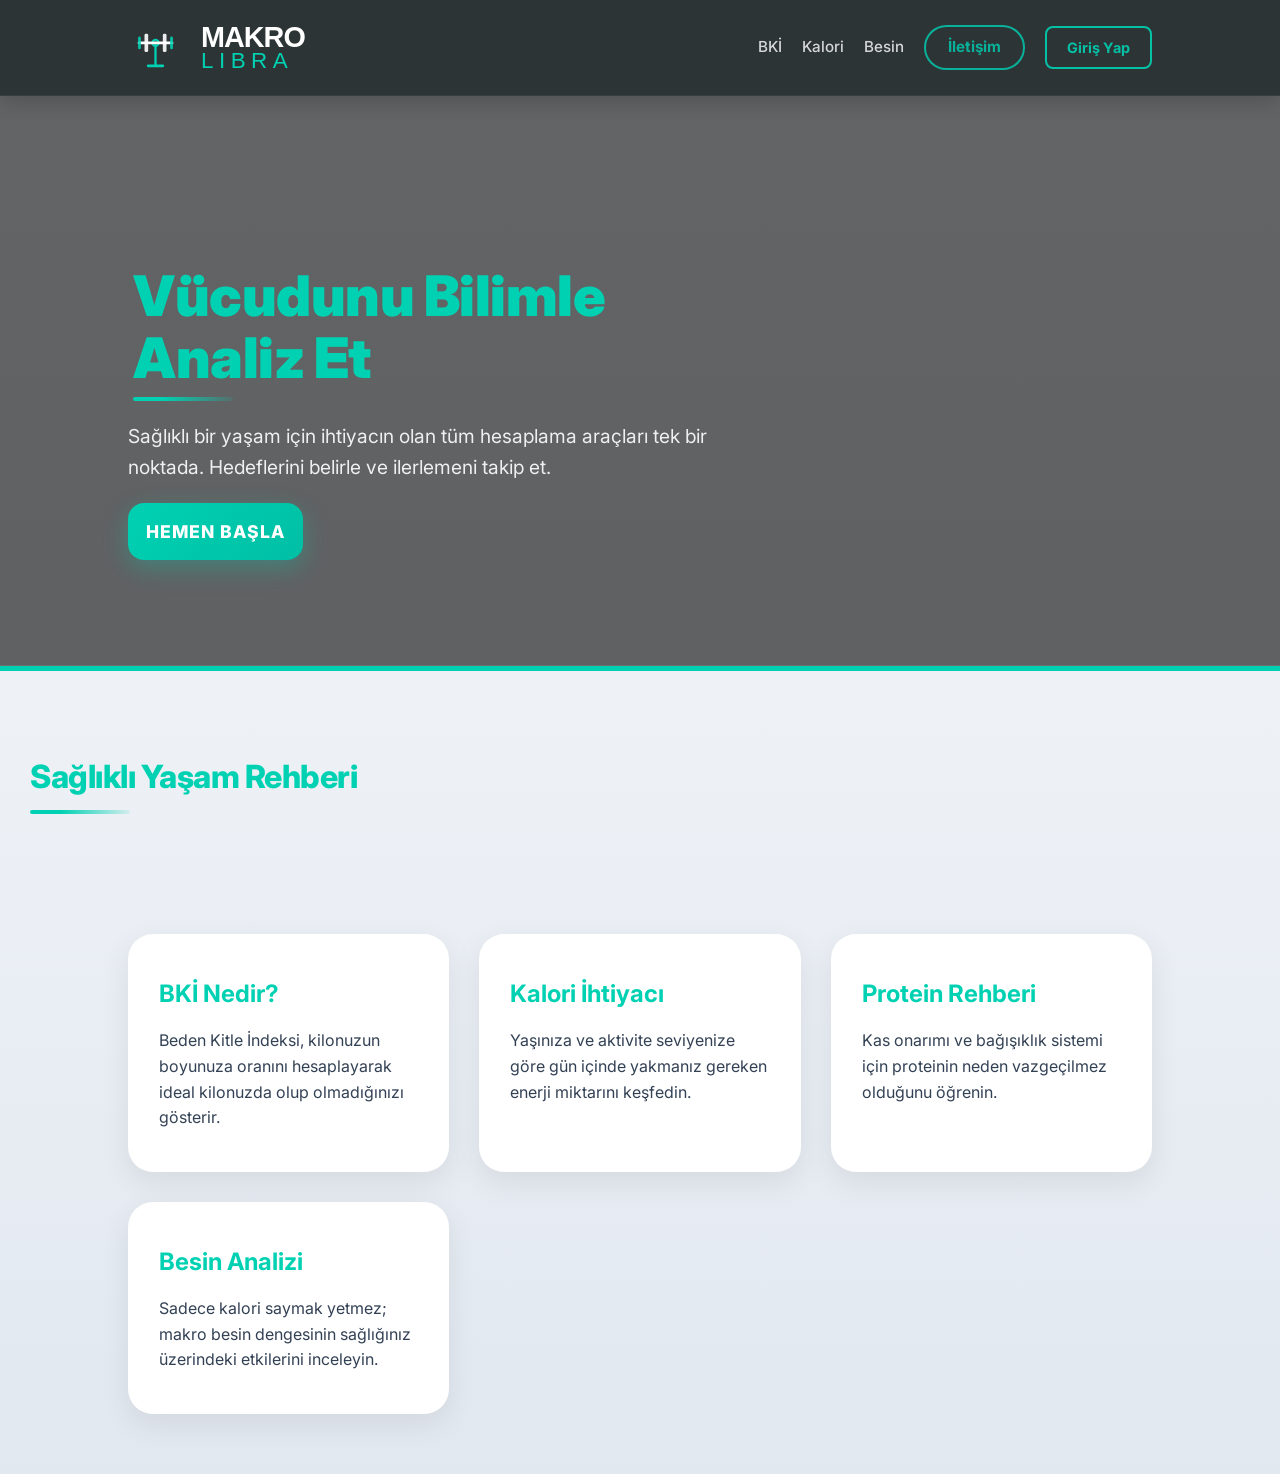
<file: index.html>
<!DOCTYPE html>
<html lang="tr">


<head>
  <meta charset="UTF-8">
  <meta name="viewport" content="width=device-width, initial-scale=1.0">
  
  <title>Makro Libra | Profesyonel Besin Analizi ve Kalori Takip Sistemi</title>
  <meta name="description" content="Makro Libra ile günlük kalori ihtiyacınızı hesaplayın, besinlerin makro değerlerini analiz edin ve sağlıklı yaşam yolculuğunuzu bilimsel verilerle takip edin.">
  <meta name="keywords" content="besin analizi, kalori hesaplama, bki hesapla, makro besin takibi, sağlıklı beslenme rehberi, günlük kalori ihtiyacı">
  <meta name="author" content="Makro Libra Team">
  <meta name="robots" content="index, follow">

  <meta property="og:title" content="Makro Libra: Vücudunu Bilimle Analiz Et">
  <meta property="og:description" content="Besinlerin protein, karbonhidrat ve yağ dengesini keşfedin. Kişiselleştirilmiş sağlık asistanınız.">
  <meta property="og:type" content="website">
  <meta property="og:url" content="https://www.makrolibra.com"> <meta property="og:image" content="https://www.makrolibra.com/images/og-card.jpg">

  <link rel="stylesheet" href="style.css">
</head>



<body>


<header class="top-nav" style="background: var(--dark-panel); padding: 20px 10%; display: flex; justify-content: space-between; align-items: center; border-bottom: 1px solid rgba(255,255,255,0.05);">
  <a href="index.html" class="logo" style="display: flex; align-items: center; text-decoration: none; gap: 18px;">
    <svg width="55" height="55" viewBox="0 0 60 60" fill="none" xmlns="http://www.w3.org/2000/svg">
      <path d="M30 25V50" stroke="var(--primary-teal)" stroke-width="2.5" stroke-linecap="round"/>
      <circle cx="30" cy="25" r="3.5" stroke="var(--primary-teal)" stroke-width="2"/>
      <path d="M12 25H48" stroke="white" stroke-width="3" stroke-linecap="round"/>
      <path d="M22 50H38" stroke="var(--primary-teal)" stroke-width="3" stroke-linecap="round"/>
      <g opacity="0.9">
        <rect x="18" y="15" width="4" height="20" rx="1.5" fill="white"/>
        <rect x="11" y="18" width="3" height="14" rx="1.5" fill="var(--primary-teal)"/>
      </g>
      <g opacity="0.9">
        <rect x="38" y="15" width="4" height="20" rx="1.5" fill="white"/>
        <rect x="46" y="18" width="3" height="14" rx="1.5" fill="var(--primary-teal)"/>
      </g>
    </svg>

    <div style="display: flex; flex-direction: column; line-height: 0.85;">
      <span style="color: white; font-weight: 900; font-size: 1.8rem; letter-spacing: -1px; font-family: sans-serif;">MAKRO</span>
      <span style="color: var(--primary-teal); font-weight: 300; font-size: 1.4rem; letter-spacing: 5.5px; margin-top: 2px; font-family: sans-serif;">LIBRA</span>
    </div>
  </a>

  <nav class="nav-links" style="display: flex; align-items: center; gap: 20px;">
    <a href="bki.html" style="color: white; text-decoration: none; font-size: 0.95rem; opacity: 0.8;">BKİ</a>
    <a href="kalori.html" style="color: white; text-decoration: none; font-size: 0.95rem; opacity: 0.8;">Kalori</a>
    <a href="besin.html" style="color: white; text-decoration: none; font-size: 0.95rem; opacity: 0.8;">Besin</a>
    <a href="iletisim.html" style="color: white; text-decoration: none; font-size: 0.95rem; opacity: 0.8;">İletişim</a>
    <a href="giris.html" style="color: var(--primary-teal); text-decoration: none; font-weight: bold; border: 2px solid var(--primary-teal); padding: 8px 20px; border-radius: 8px; font-size: 0.9rem; transition: 0.3s;" onmouseover="this.style.background='var(--primary-teal)'; this.style.color='white';" onmouseout="this.style.background='transparent'; this.style.color='var(--primary-teal)';">Giriş Yap</a>
  </nav>
</header>

<section class="hero">
  <h2>Vücudunu Bilimle<br>Analiz Et</h2>
  <p>Sağlıklı bir yaşam için ihtiyacın olan tüm hesaplama araçları tek bir noktada. Hedeflerini belirle ve ilerlemeni takip et.</p>
  <a href="kalori.html" class="btn-main">Hemen Başla</a>
</section>

<section class="info-section">
  <h2 style="padding: 30px;">Sağlıklı Yaşam Rehberi</h2>
  <div class="info-grid">
    <a href="bki-nedir.html" class="info-card">
      <h3>BKİ Nedir?</h3>
      <p>Beden Kitle İndeksi, kilonuzun boyunuza oranını hesaplayarak ideal kilonuzda olup olmadığınızı gösterir.</p>
    </a>
    <a href="gunluk-kalori-ihtiyaci.html" class="info-card">
      <h3>Kalori İhtiyacı</h3>
      <p>Yaşınıza ve aktivite seviyenize göre gün içinde yakmanız gereken enerji miktarını keşfedin.</p>
    </a>
    <a href="protein-neden-onemlidir.html" class="info-card">
      <h3>Protein Rehberi</h3>
      <p>Kas onarımı ve bağışıklık sistemi için proteinin neden vazgeçilmez olduğunu öğrenin.</p>
    </a>
    <a href="besin-analizi-neden-gerekli.html" class="info-card">
      <h3>Besin Analizi</h3>
      <p>Sadece kalori saymak yetmez; makro besin dengesinin sağlığınız üzerindeki etkilerini inceleyin.</p>
    </a>
  </div>
</section>

</body>
</html>
</file>
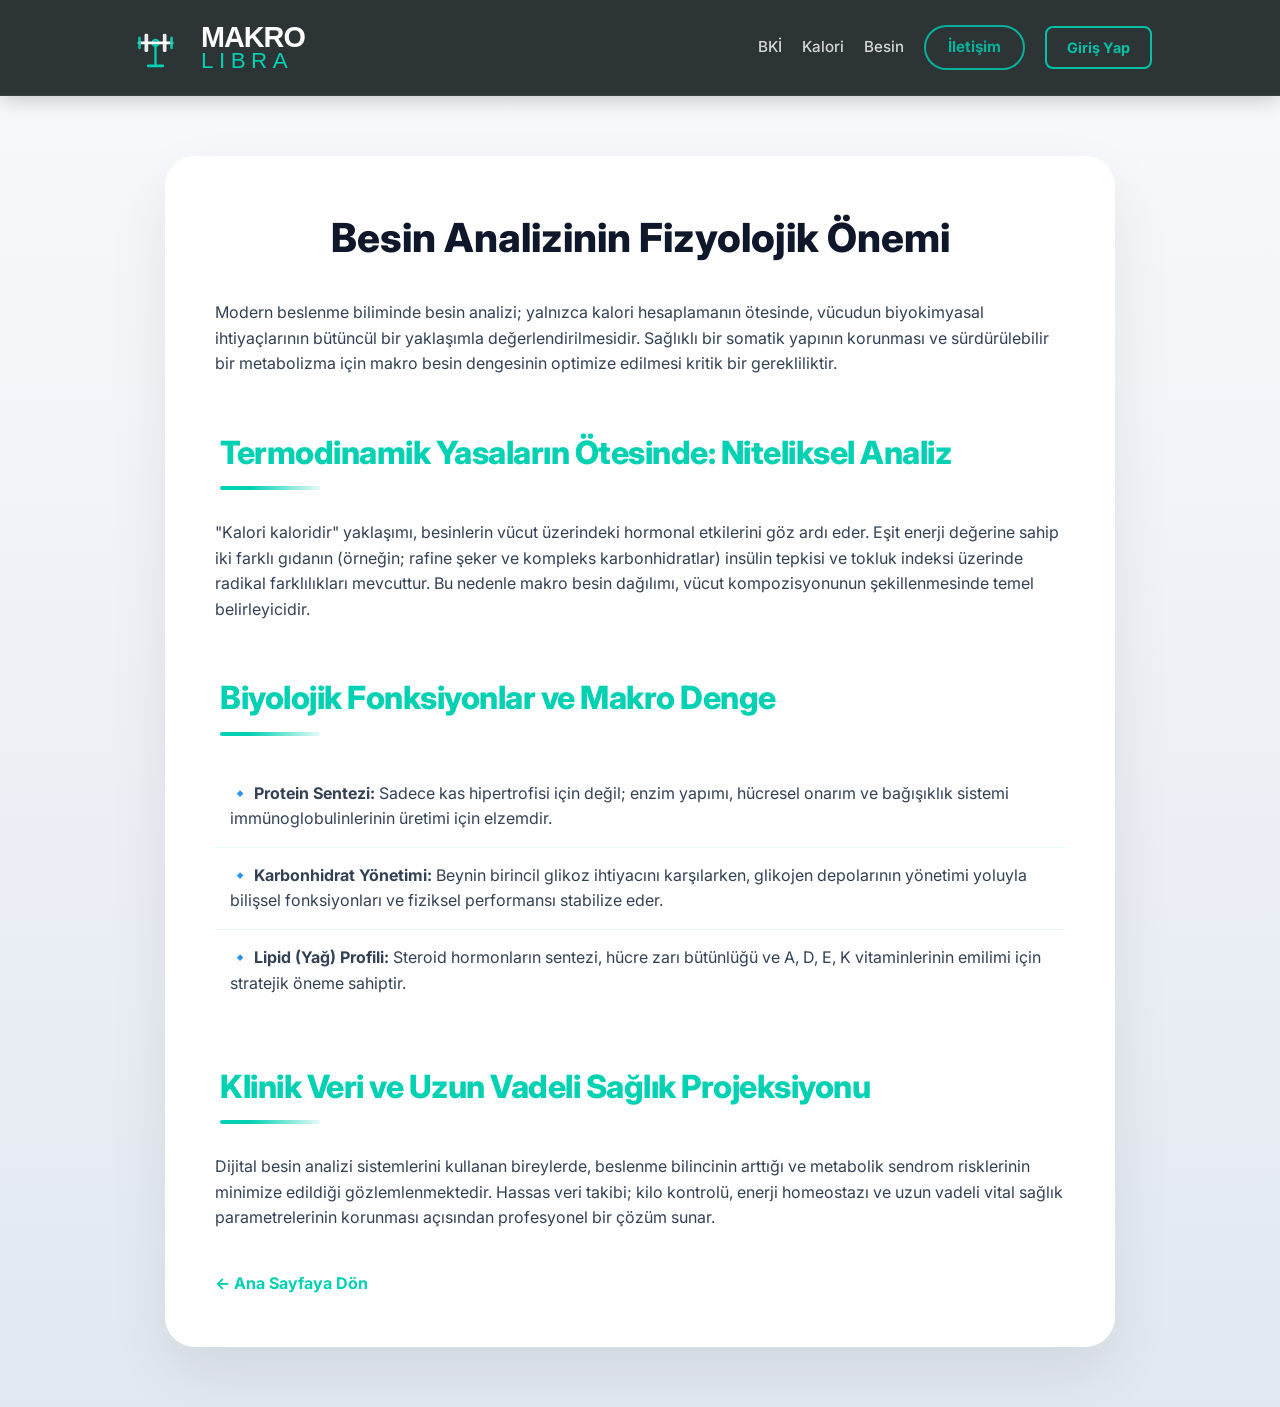
<file: besin-analizi-neden-gerekli.html>
<!DOCTYPE html>
<html lang="tr">
<head>
  <meta charset="UTF-8">
  <meta name="viewport" content="width=device-width, initial-scale=1.0">
  <title>FitAnaliz | Sağlıklı Yaşam Paneli</title>
  <link href="https://fonts.googleapis.com/css2?family=Inter:wght@400;600;700&display=swap" rel="stylesheet">
  <link rel="stylesheet" href="style.css">
</head>
<body>

  <header class="top-nav" style="background: var(--dark-panel); padding: 20px 10%; display: flex; justify-content: space-between; align-items: center; border-bottom: 1px solid rgba(255,255,255,0.05);">
  <a href="index.html" class="logo" style="display: flex; align-items: center; text-decoration: none; gap: 18px;">
    <svg width="55" height="55" viewBox="0 0 60 60" fill="none" xmlns="http://www.w3.org/2000/svg">
      <path d="M30 25V50" stroke="var(--primary-teal)" stroke-width="2.5" stroke-linecap="round"/>
      <circle cx="30" cy="25" r="3.5" stroke="var(--primary-teal)" stroke-width="2"/>
      <path d="M12 25H48" stroke="white" stroke-width="3" stroke-linecap="round"/>
      <path d="M22 50H38" stroke="var(--primary-teal)" stroke-width="3" stroke-linecap="round"/>
      <g opacity="0.9">
        <rect x="18" y="15" width="4" height="20" rx="1.5" fill="white"/>
        <rect x="11" y="18" width="3" height="14" rx="1.5" fill="var(--primary-teal)"/>
      </g>
      <g opacity="0.9">
        <rect x="38" y="15" width="4" height="20" rx="1.5" fill="white"/>
        <rect x="46" y="18" width="3" height="14" rx="1.5" fill="var(--primary-teal)"/>
      </g>
    </svg>

    <div style="display: flex; flex-direction: column; line-height: 0.85;">
      <span style="color: white; font-weight: 900; font-size: 1.8rem; letter-spacing: -1px; font-family: sans-serif;">MAKRO</span>
      <span style="color: var(--primary-teal); font-weight: 300; font-size: 1.4rem; letter-spacing: 5.5px; margin-top: 2px; font-family: sans-serif;">LIBRA</span>
    </div>
  </a>

  <nav class="nav-links" style="display: flex; align-items: center; gap: 20px;">
    <a href="bki.html" style="color: white; text-decoration: none; font-size: 0.95rem; opacity: 0.8;">BKİ</a>
    <a href="kalori.html" style="color: white; text-decoration: none; font-size: 0.95rem; opacity: 0.8;">Kalori</a>
    <a href="besin.html" style="color: white; text-decoration: none; font-size: 0.95rem; opacity: 0.8;">Besin</a>
    <a href="iletisim.html" style="color: white; text-decoration: none; font-size: 0.95rem; opacity: 0.8;">İletişim</a>
    <a href="giris.html" style="color: var(--primary-teal); text-decoration: none; font-weight: bold; border: 2px solid var(--primary-teal); padding: 8px 20px; border-radius: 8px; font-size: 0.9rem; transition: 0.3s;" onmouseover="this.style.background='var(--primary-teal)'; this.style.color='white';" onmouseout="this.style.background='transparent'; this.style.color='var(--primary-teal)';">Giriş Yap</a>
  </nav>
</header>
 <main class="main-container">
    <h1>Besin Analizinin Fizyolojik Önemi</h1>

    <p>
      Modern beslenme biliminde besin analizi; yalnızca kalori hesaplamanın ötesinde, vücudun biyokimyasal ihtiyaçlarının bütüncül bir yaklaşımla değerlendirilmesidir. Sağlıklı bir somatik yapının korunması ve sürdürülebilir bir metabolizma için makro besin dengesinin optimize edilmesi kritik bir gerekliliktir.
    </p>

    <h2>Termodinamik Yasaların Ötesinde: Niteliksel Analiz</h2>
    <p>
      "Kalori kaloridir" yaklaşımı, besinlerin vücut üzerindeki hormonal etkilerini göz ardı eder. Eşit enerji değerine sahip iki farklı gıdanın (örneğin; rafine şeker ve kompleks karbonhidratlar) insülin tepkisi ve tokluk indeksi üzerinde radikal farklılıkları mevcuttur. Bu nedenle makro besin dağılımı, vücut kompozisyonunun şekillenmesinde temel belirleyicidir.
    </p>

    <h2>Biyolojik Fonksiyonlar ve Makro Denge</h2>
    <div style="margin: 25px 0;">
      <ul style="list-style: none; padding: 0;">
        <li style="padding: 15px; border-bottom: 1px solid rgba(0, 209, 178, 0.1);">
          <strong>🔹 Protein Sentezi:</strong> Sadece kas hipertrofisi için değil; enzim yapımı, hücresel onarım ve bağışıklık sistemi immünoglobulinlerinin üretimi için elzemdir.
        </li>
        <li style="padding: 15px; border-bottom: 1px solid rgba(0, 209, 178, 0.1);">
          <strong>🔹 Karbonhidrat Yönetimi:</strong> Beynin birincil glikoz ihtiyacını karşılarken, glikojen depolarının yönetimi yoluyla bilişsel fonksiyonları ve fiziksel performansı stabilize eder.
        </li>
        <li style="padding: 15px;">
          <strong>🔹 Lipid (Yağ) Profili:</strong> Steroid hormonların sentezi, hücre zarı bütünlüğü ve A, D, E, K vitaminlerinin emilimi için stratejik öneme sahiptir.
        </li>
      </ul>
    </div>

    

    <h2>Klinik Veri ve Uzun Vadeli Sağlık Projeksiyonu</h2>
    <p>
      Dijital besin analizi sistemlerini kullanan bireylerde, beslenme bilincinin arttığı ve metabolik sendrom risklerinin minimize edildiği gözlemlenmektedir. Hassas veri takibi; kilo kontrolü, enerji homeostazı ve uzun vadeli vital sağlık parametrelerinin korunması açısından profesyonel bir çözüm sunar.
    </p>

    <a href="index.html" class="back-link">← Ana Sayfaya Dön</a>
  </main>
</body>
</html>
</file>
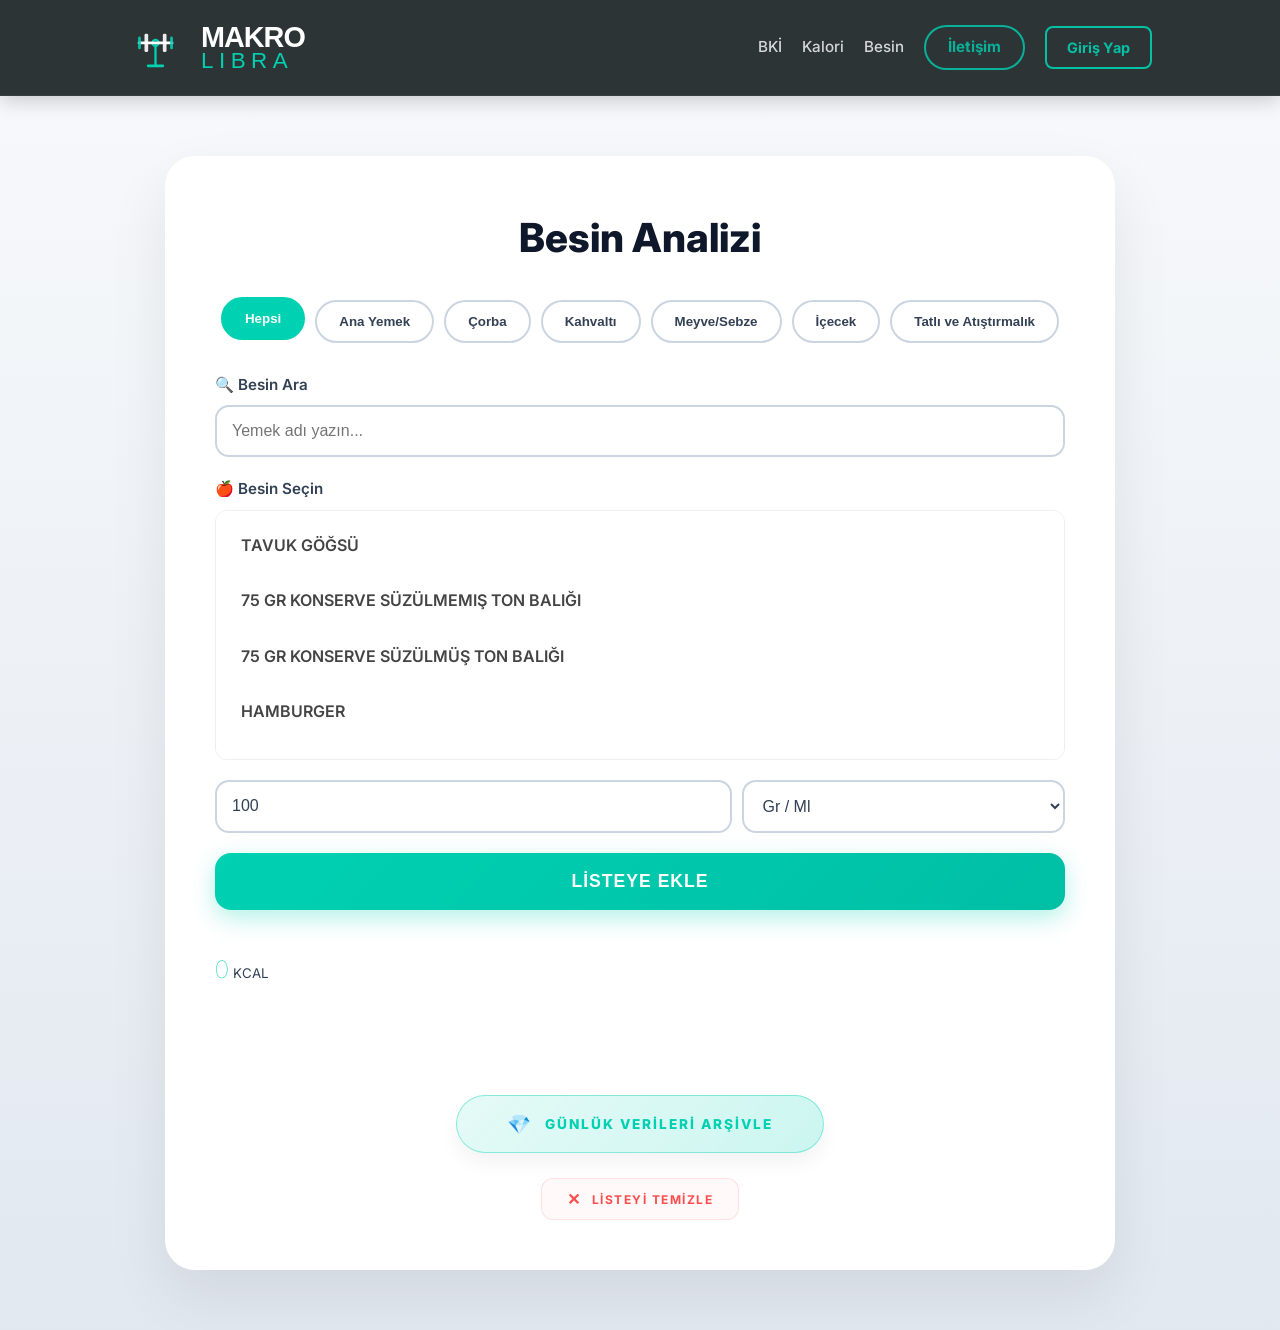
<file: besin.html>
<!DOCTYPE html>
<html lang="tr">
<head>
    <meta charset="UTF-8">
    <meta name="viewport" content="width=device-width, initial-scale=1.0">
    <title>Besin Analizi | FitAnaliz</title>
    <link rel="stylesheet" href="style.css">
</head>
<body>
    
  <header class="top-nav" style="background: var(--dark-panel); padding: 20px 10%; display: flex; justify-content: space-between; align-items: center; border-bottom: 1px solid rgba(255,255,255,0.05);">
  <a href="index.html" class="logo" style="display: flex; align-items: center; text-decoration: none; gap: 18px;">
    <svg width="55" height="55" viewBox="0 0 60 60" fill="none" xmlns="http://www.w3.org/2000/svg">
      <path d="M30 25V50" stroke="var(--primary-teal)" stroke-width="2.5" stroke-linecap="round"/>
      <circle cx="30" cy="25" r="3.5" stroke="var(--primary-teal)" stroke-width="2"/>
      <path d="M12 25H48" stroke="white" stroke-width="3" stroke-linecap="round"/>
      <path d="M22 50H38" stroke="var(--primary-teal)" stroke-width="3" stroke-linecap="round"/>
      <g opacity="0.9">
        <rect x="18" y="15" width="4" height="20" rx="1.5" fill="white"/>
        <rect x="11" y="18" width="3" height="14" rx="1.5" fill="var(--primary-teal)"/>
      </g>
      <g opacity="0.9">
        <rect x="38" y="15" width="4" height="20" rx="1.5" fill="white"/>
        <rect x="46" y="18" width="3" height="14" rx="1.5" fill="var(--primary-teal)"/>
      </g>
    </svg>

    <div style="display: flex; flex-direction: column; line-height: 0.85;">
      <span style="color: white; font-weight: 900; font-size: 1.8rem; letter-spacing: -1px; font-family: sans-serif;">MAKRO</span>
      <span style="color: var(--primary-teal); font-weight: 300; font-size: 1.4rem; letter-spacing: 5.5px; margin-top: 2px; font-family: sans-serif;">LIBRA</span>
    </div>
  </a>

  <nav class="nav-links" style="display: flex; align-items: center; gap: 20px;">
    <a href="bki.html" style="color: white; text-decoration: none; font-size: 0.95rem; opacity: 0.8;">BKİ</a>
    <a href="kalori.html" style="color: white; text-decoration: none; font-size: 0.95rem; opacity: 0.8;">Kalori</a>
    <a href="besin.html" style="color: white; text-decoration: none; font-size: 0.95rem; opacity: 0.8;">Besin</a>
    <a href="iletisim.html" style="color: white; text-decoration: none; font-size: 0.95rem; opacity: 0.8;">İletişim</a>
    <a href="giris.html" style="color: var(--primary-teal); text-decoration: none; font-weight: bold; border: 2px solid var(--primary-teal); padding: 8px 20px; border-radius: 8px; font-size: 0.9rem; transition: 0.3s;" onmouseover="this.style.background='var(--primary-teal)'; this.style.color='white';" onmouseout="this.style.background='transparent'; this.style.color='var(--primary-teal)';">Giriş Yap</a>
  </nav>
</header>

    <main class="main-container">
        <h1>Besin Analizi</h1>
        
        <div class="calculator-box">
            <div class="category-buttons" id="catGroup">
                <button onclick="kategoriFiltrele('hepsi', this)" class="cat-btn active">Hepsi</button>
                <button onclick="kategoriFiltrele('ana_yemek', this)" class="cat-btn">Ana Yemek</button>
                <button onclick="kategoriFiltrele('corba', this)" class="cat-btn">Çorba</button>
                <button onclick="kategoriFiltrele('kahvalti', this)" class="cat-btn">Kahvaltı</button>
                <button onclick="kategoriFiltrele('meyve', this)" class="cat-btn active">Meyve/Sebze</button>
                <button onclick="kategoriFiltrele('icecek', this)" class="cat-btn">İçecek</button>
                <button onclick="kategoriFiltrele('tatli', this)" class="cat-btn">Tatlı ve Atıştırmalık</button>
               
            </div>

            <div class="input-group">
                <label>🔍 Besin Ara</label>
                <input type="text" id="besinSearch" class="custom-field" placeholder="Yemek adı yazın..." onkeyup="besinAra()">
            </div>

            <div class="input-group">
                <label>🍎 Besin Seçin</label>
                <div id="besinListesi" class="custom-besin-selector">
                    </div>
                <input type="hidden" id="secilenBesinKey" value="">
            </div>

            <div class="input-group" style="display: flex; gap: 10px;">
                <input type="number" id="miktar" class="custom-field" placeholder="Miktar" value="100" style="flex: 2;">
                <select id="birim" class="custom-field" style="flex: 1.2;">
                    <option value="gram">Gr / Ml</option>
                    <option value="adet">Adet</option>
                </select>
            </div>

            <button onclick="besinekle()" class="btn-main">LİSTEYE EKLE</button>

            <div id="listeAlani" style="display: none; margin-top: 50px;">
                <div id="tabloGövdesi"></div>

                <div class="final-summary">
                    <div class="total-cal-display">
                        <span id="toplamCal">0</span>
                        <small>KCAL</small>
                    </div>
                    
                    <div id="toplamMakro" class="makro-summary-row"></div>

                    <div style="text-align: center; margin-top: 40px;">
                        <div style="text-align: center; margin-top: 20px; display: flex; justify-content: center; gap: 15px;">
    <div style="text-align: center; margin-top: 30px; display: flex; justify-content: center;">
    <div style="text-align: center; margin-top: 40px; display: flex; flex-direction: column; align-items: center; gap: 25px;">
    
    <button onclick="ozelAlert('Bu işlem profesyonel abonelik gerektirmektedir. Detaylar için lütfen giriş yapın.')" 
        style="
            background: linear-gradient(135deg, rgba(0, 209, 178, 0.1), rgba(0, 209, 178, 0.2));
            border: 1px solid rgba(0, 209, 178, 0.4);
            color: var(--primary-teal);
            cursor: pointer;
            font-weight: 800;
            padding: 16px 50px;
            border-radius: 50px;
            text-transform: uppercase;
            font-size: 0.85rem;
            letter-spacing: 2px;
            transition: all 0.4s cubic-bezier(0.175, 0.885, 0.32, 1.275);
            display: inline-flex;
            align-items: center;
            gap: 12px;
            font-family: 'Inter', sans-serif;
            backdrop-filter: blur(5px);
            box-shadow: 0 10px 20px rgba(0, 0, 0, 0.05);
            width: fit-content;
        "
        onmouseover="this.style.transform='translateY(-5px) scale(1.05)'; this.style.background='var(--primary-teal)'; this.style.color='white'; this.style.boxShadow='0 15px 30px rgba(0, 209, 178, 0.3)';"
        onmouseout="this.style.transform='translateY(0) scale(1)'; this.style.background='linear-gradient(135deg, rgba(0, 209, 178, 0.1), rgba(0, 209, 178, 0.2))'; this.style.color='var(--primary-teal)'; this.style.boxShadow='0 10px 20px rgba(0, 0, 0, 0.05)';"
    >
        <span style="font-size: 1.2rem;">💎</span> GÜNLÜK VERİLERİ ARŞİVLE
    </button>

    <button onclick="sifirla()" 
        style="
            background: rgba(255, 77, 77, 0.03); 
            border: 1px solid rgba(255, 77, 77, 0.15); 
            color: #ff4d4d; 
            cursor: pointer; 
            font-weight: 700; 
            padding: 10px 25px;
            border-radius: 12px;
            text-transform: uppercase; 
            font-size: 0.75rem; 
            letter-spacing: 1.5px;
            transition: all 0.3s ease;
            display: inline-flex;
            align-items: center;
            gap: 10px;
            font-family: 'Inter', sans-serif;
            width: fit-content;
        "
        onmouseover="this.style.background='rgba(255, 77, 77, 0.08)'; this.style.borderColor='rgba(255, 77, 77, 0.4)';"
        onmouseout="this.style.background='rgba(255, 77, 77, 0.03)'; this.style.borderColor='rgba(255, 77, 77, 0.15)';"
    >
        <span style="font-size: 1rem;">✕</span> LİSTEYİ TEMİZLE
    </button>
    
</div>
    
</div>
                </div>
            </div>
        </div>
    </main>

    </main>

    <script src="script.js"></script>

    <div id="customAlert">
        <div class="modal-content">
            <div class="modal-icon">💎</div>
            <div class="modal-text" id="alertMessage">
                Bu özellik profesyonel üyelik gerektirmektedir.
            </div>
            <button onclick="alertKapat()" class="btn-main" style="padding: 12px 40px; border:none;">ANLADIM</button>
            <div style="margin-top: 20px;">
                <a href="giris.html" style="color: var(--primary-teal); text-decoration: none; font-size: 0.9rem; font-weight: 700; border-bottom: 1px solid var(--primary-teal);">Hemen Üye Ol →</a>
            </div>
        </div>
    </div>


<script>

// Örnek: Verileri Firebase'e Kaydetme Fonksiyonu
function verileriBulutaKaydet(toplamKalori, toplamProtein, toplamKarbonhidrat) {
    const user = firebase.auth().currentUser;
    if (user) {
        db.collection("users").doc(user.uid).update({
            bugunAlinan: toplamKalori,
            proteinAlinan: toplamProtein,
            karbonhidratAlinan: toplamKarbonhidrat
        }).then(() => {
            console.log("Veriler başarıyla güncellendi!");
        });
    }
}
// Arşivleme fonksiyonunu güncelle
function arsivle() {
    const user = firebase.auth().currentUser;
    
    if (!user) {
        alert("Lütfen önce giriş yapın!");
        return;
    }

    // Mevcut sayfadaki toplam değerleri al (senin değişken isimlerine göre güncelle)
    const toplamKcal = parseInt(document.getElementById('toplam-kalori').innerText);
    const toplamProtein = parseInt(document.getElementById('toplam-protein').innerText);
    const toplamKarbo = parseInt(document.getElementById('toplam-karbo').innerText);

    // Firebase'e yaz
    db.collection("users").doc(user.uid).update({
        bugunAlinan: toplamKcal,
        proteinAlinan: toplamProtein,
        karbonhidratAlinan: toplamKarbo,
        sonArsivleme: firebase.firestore.FieldValue.serverTimestamp()
    })
    .then(() => {
        // Başarı mesajı ve yönlendirme
        alert("Veriler başarıyla buluta yedeklendi! Panelinize yönlendiriliyorsunuz.");
        window.location.href = "dashboard.html";
          })
    .catch((error) => {
        console.error("Hata oluştu: ", error);
        alert("Bir hata oluştu, lütfen tekrar deneyin.");
    });
}
// Butona tıklandığında çalışacak kontrol
function premiumKontrol() {
    const user = firebase.auth().currentUser;
    
    db.collection("users").doc(user.uid).get().then((doc) => {
        if (doc.exists && doc.data().isPremium === true) {
            // Eğer premium ise veriyi kaydet
            arsivle();
        } else {
            // Değilse o hazırladığımız şık uyarıyı göster
            ozelAlert('Bu özellik profesyonel abonelik gerektirmektedir. Hemen 10 TL\'ye Premium\'a geçin!');
        }
    });
}
// besin.html içindeki toplamları güncelleyen fonksiyonun sonuna ekle
function dashboardVerileriniGuncelle() {
    const toplamKcal = document.getElementById('toplamCal').innerText;
    // Makro değerlerini de seçicilerine göre al (Örn: toplamProtein id'li elementin varsa)
    const toplamProtein = document.getElementById('toplamProtein')?.innerText || "0";
    const toplamKarbo = document.getElementById('toplamKarbo')?.innerText || "0";

    localStorage.setItem('bugunAlinanKcal', toplamKcal);
    localStorage.setItem('bugunAlinanProtein', toplamProtein);
    localStorage.setItem('bugunAlinanKarbo', toplamKarbo);
}
</script>

</body>
</html>
</div>
</body>
</html>
</file>
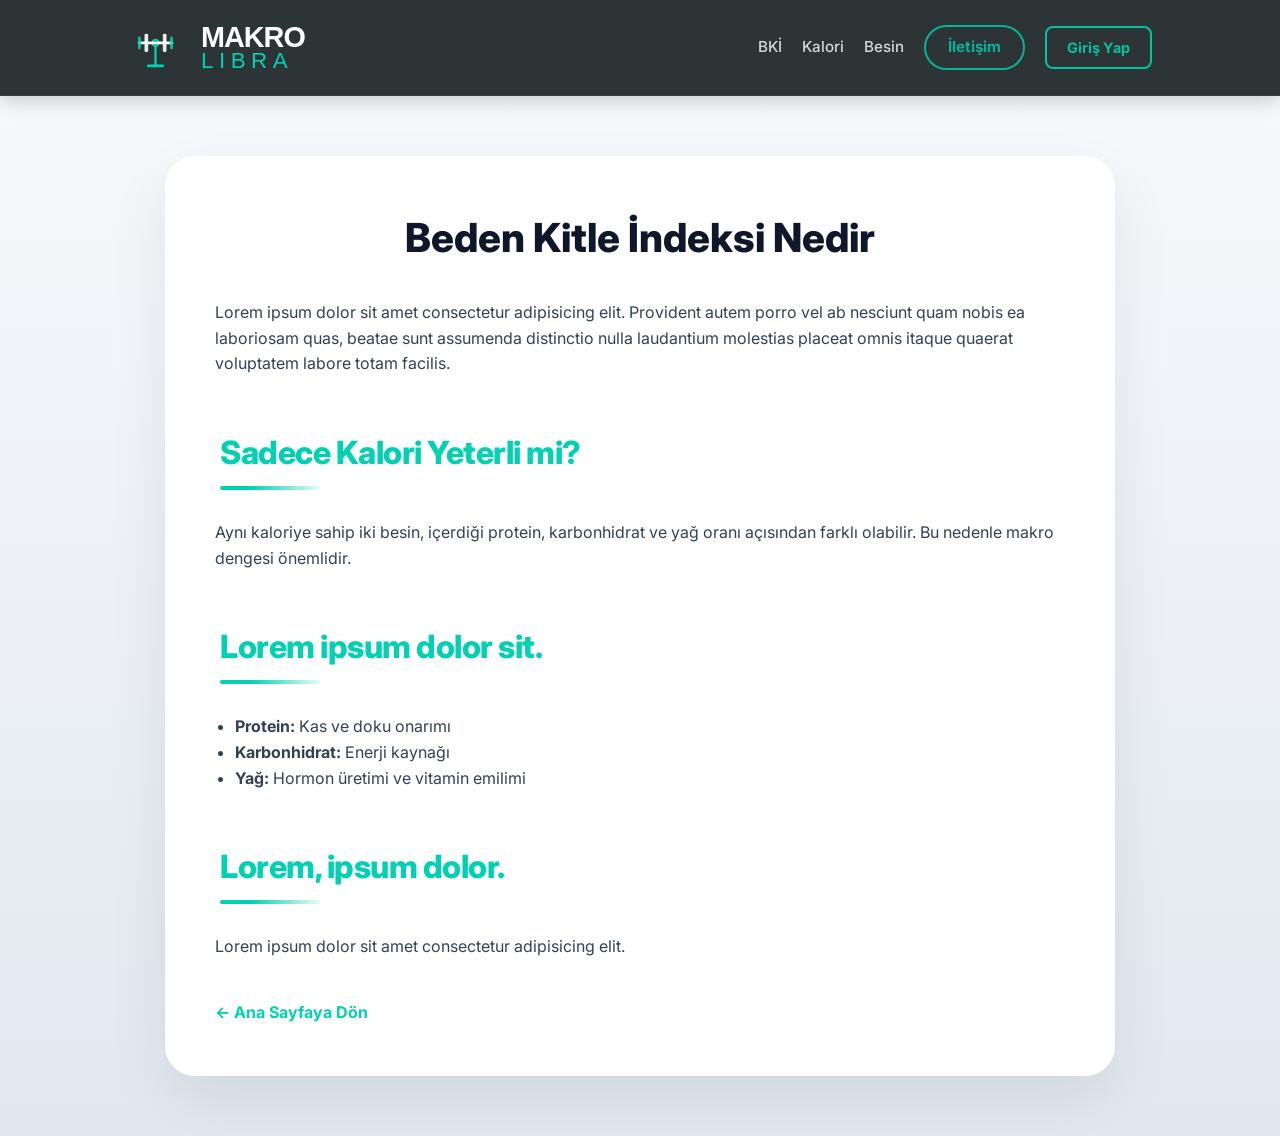
<file: bki-nedir.html>
<!DOCTYPE html>
<html lang="tr">
<head>
  <meta charset="UTF-8">
  <meta name="viewport" content="width=device-width, initial-scale=1.0">
  <title>FitAnaliz | Sağlıklı Yaşam Paneli</title>
  <link href="https://fonts.googleapis.com/css2?family=Inter:wght@400;600;700&display=swap" rel="stylesheet">
  <link rel="stylesheet" href="style.css">
</head>
<body>

  <header class="top-nav" style="background: var(--dark-panel); padding: 20px 10%; display: flex; justify-content: space-between; align-items: center; border-bottom: 1px solid rgba(255,255,255,0.05);">
  <a href="index.html" class="logo" style="display: flex; align-items: center; text-decoration: none; gap: 18px;">
    <svg width="55" height="55" viewBox="0 0 60 60" fill="none" xmlns="http://www.w3.org/2000/svg">
      <path d="M30 25V50" stroke="var(--primary-teal)" stroke-width="2.5" stroke-linecap="round"/>
      <circle cx="30" cy="25" r="3.5" stroke="var(--primary-teal)" stroke-width="2"/>
      <path d="M12 25H48" stroke="white" stroke-width="3" stroke-linecap="round"/>
      <path d="M22 50H38" stroke="var(--primary-teal)" stroke-width="3" stroke-linecap="round"/>
      <g opacity="0.9">
        <rect x="18" y="15" width="4" height="20" rx="1.5" fill="white"/>
        <rect x="11" y="18" width="3" height="14" rx="1.5" fill="var(--primary-teal)"/>
      </g>
      <g opacity="0.9">
        <rect x="38" y="15" width="4" height="20" rx="1.5" fill="white"/>
        <rect x="46" y="18" width="3" height="14" rx="1.5" fill="var(--primary-teal)"/>
      </g>
    </svg>

    <div style="display: flex; flex-direction: column; line-height: 0.85;">
      <span style="color: white; font-weight: 900; font-size: 1.8rem; letter-spacing: -1px; font-family: sans-serif;">MAKRO</span>
      <span style="color: var(--primary-teal); font-weight: 300; font-size: 1.4rem; letter-spacing: 5.5px; margin-top: 2px; font-family: sans-serif;">LIBRA</span>
    </div>
  </a>

  <nav class="nav-links" style="display: flex; align-items: center; gap: 20px;">
    <a href="bki.html" style="color: white; text-decoration: none; font-size: 0.95rem; opacity: 0.8;">BKİ</a>
    <a href="kalori.html" style="color: white; text-decoration: none; font-size: 0.95rem; opacity: 0.8;">Kalori</a>
    <a href="besin.html" style="color: white; text-decoration: none; font-size: 0.95rem; opacity: 0.8;">Besin</a>
    <a href="iletisim.html" style="color: white; text-decoration: none; font-size: 0.95rem; opacity: 0.8;">İletişim</a>
    <a href="giris.html" style="color: var(--primary-teal); text-decoration: none; font-weight: bold; border: 2px solid var(--primary-teal); padding: 8px 20px; border-radius: 8px; font-size: 0.9rem; transition: 0.3s;" onmouseover="this.style.background='var(--primary-teal)'; this.style.color='white';" onmouseout="this.style.background='transparent'; this.style.color='var(--primary-teal)';">Giriş Yap</a>
  </nav>
</header>
  <main class="main-container">
    <h1>Beden Kitle İndeksi Nedir</h1>

    <p>
     Lorem ipsum dolor sit amet consectetur adipisicing elit. Provident autem porro vel ab nesciunt quam nobis ea laboriosam quas, beatae sunt assumenda distinctio nulla laudantium molestias placeat omnis itaque quaerat voluptatem labore totam facilis.
    </p>

    <h2>Sadece Kalori Yeterli mi?</h2>
    <p>
      Aynı kaloriye sahip iki besin, içerdiği protein, karbonhidrat ve yağ oranı
      açısından farklı olabilir. Bu nedenle makro dengesi önemlidir.
    </p>

    <h2>Lorem ipsum dolor sit.

    </h2>
    <ul style="margin-left: 20px; margin-bottom: 20px;">
      <li><strong>Protein:</strong> Kas ve doku onarımı</li>
      <li><strong>Karbonhidrat:</strong> Enerji kaynağı</li>
      <li><strong>Yağ:</strong> Hormon üretimi ve vitamin emilimi</li>
    </ul>

    <h2>Lorem, ipsum dolor.</h2>
    <p>
      Lorem ipsum dolor sit amet consectetur adipisicing elit.
    </p>

    <a href="index.html" class="back-link">← Ana Sayfaya Dön</a>
  </main>

</body>
</html>
</file>
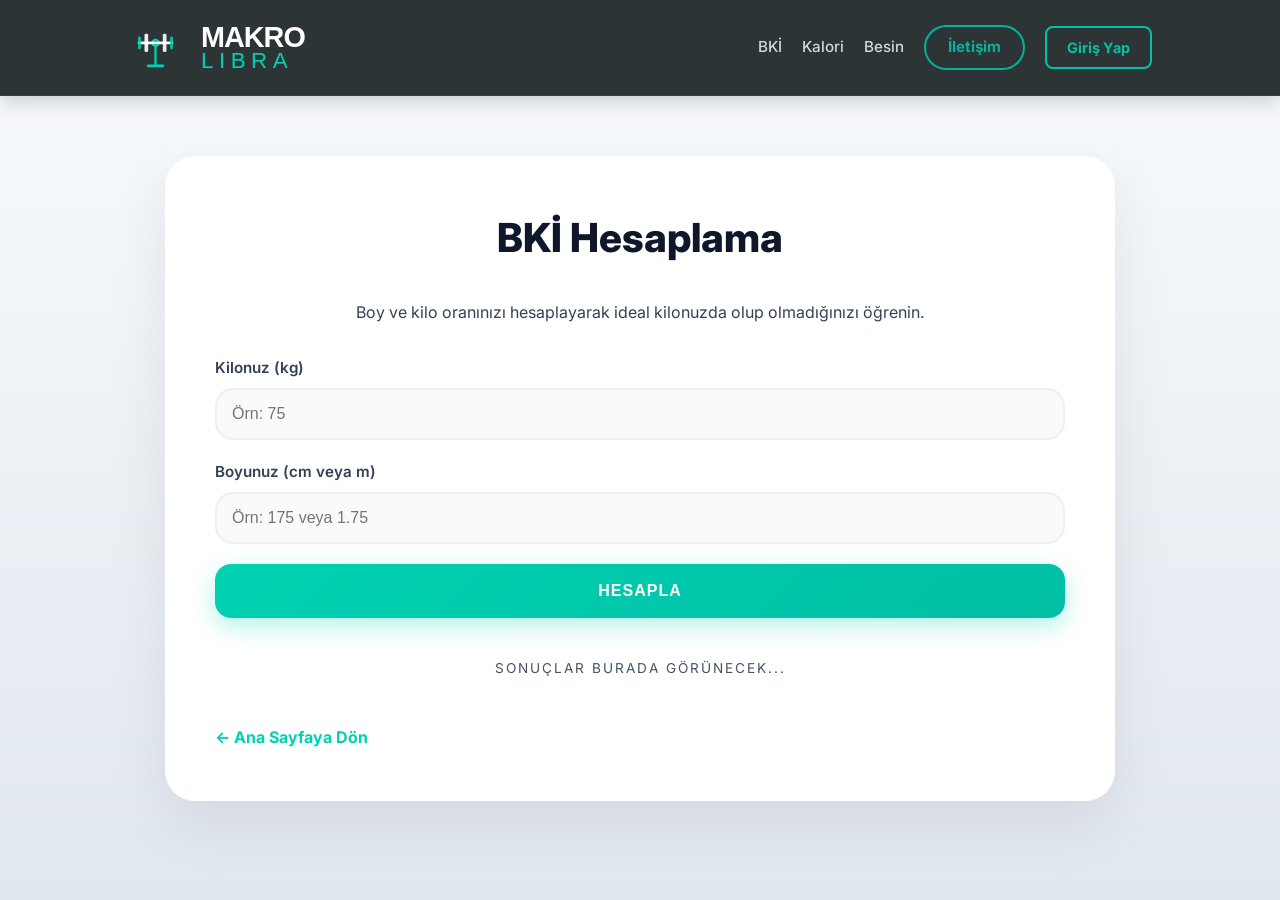
<file: bki.html>
<!DOCTYPE html>
<html lang="tr">
<head>
  <meta charset="UTF-8">
  <meta name="viewport" content="width=device-width, initial-scale=1.0">
  <title>FitAnaliz | Sağlıklı Yaşam Paneli</title>
  <link href="https://fonts.googleapis.com/css2?family=Inter:wght@400;600;700&display=swap" rel="stylesheet">
  <link rel="stylesheet" href="style.css">
</head>
<body>
<header class="top-nav" style="background: var(--dark-panel); padding: 20px 10%; display: flex; justify-content: space-between; align-items: center; border-bottom: 1px solid rgba(255,255,255,0.05);">
  <a href="index.html" class="logo" style="display: flex; align-items: center; text-decoration: none; gap: 18px;">
    <svg width="55" height="55" viewBox="0 0 60 60" fill="none" xmlns="http://www.w3.org/2000/svg">
      <path d="M30 25V50" stroke="var(--primary-teal)" stroke-width="2.5" stroke-linecap="round"/>
      <circle cx="30" cy="25" r="3.5" stroke="var(--primary-teal)" stroke-width="2"/>
      <path d="M12 25H48" stroke="white" stroke-width="3" stroke-linecap="round"/>
      <path d="M22 50H38" stroke="var(--primary-teal)" stroke-width="3" stroke-linecap="round"/>
      <g opacity="0.9">
        <rect x="18" y="15" width="4" height="20" rx="1.5" fill="white"/>
        <rect x="11" y="18" width="3" height="14" rx="1.5" fill="var(--primary-teal)"/>
      </g>
      <g opacity="0.9">
        <rect x="38" y="15" width="4" height="20" rx="1.5" fill="white"/>
        <rect x="46" y="18" width="3" height="14" rx="1.5" fill="var(--primary-teal)"/>
      </g>
    </svg>

    <div style="display: flex; flex-direction: column; line-height: 0.85;">
      <span style="color: white; font-weight: 900; font-size: 1.8rem; letter-spacing: -1px; font-family: sans-serif;">MAKRO</span>
      <span style="color: var(--primary-teal); font-weight: 300; font-size: 1.4rem; letter-spacing: 5.5px; margin-top: 2px; font-family: sans-serif;">LIBRA</span>
    </div>
  </a>

  <nav class="nav-links" style="display: flex; align-items: center; gap: 20px;">
    <a href="bki.html" style="color: white; text-decoration: none; font-size: 0.95rem; opacity: 0.8;">BKİ</a>
    <a href="kalori.html" style="color: white; text-decoration: none; font-size: 0.95rem; opacity: 0.8;">Kalori</a>
    <a href="besin.html" style="color: white; text-decoration: none; font-size: 0.95rem; opacity: 0.8;">Besin</a>
    <a href="iletisim.html" style="color: white; text-decoration: none; font-size: 0.95rem; opacity: 0.8;">İletişim</a>
    <a href="giris.html" style="color: var(--primary-teal); text-decoration: none; font-weight: bold; border: 2px solid var(--primary-teal); padding: 8px 20px; border-radius: 8px; font-size: 0.9rem; transition: 0.3s;" onmouseover="this.style.background='var(--primary-teal)'; this.style.color='white';" onmouseout="this.style.background='transparent'; this.style.color='var(--primary-teal)';">Giriş Yap</a>
  </nav>
</header>
  
  <main class="main-container">
    <h1>BKİ Hesaplama</h1>
    <p style="text-align: center; margin-bottom: 30px;">Boy ve kilo oranınızı hesaplayarak ideal kilonuzda olup olmadığınızı öğrenin.</p>

    <div class="calculator-card">
      <div class="input-group">
        <label for="kilo">Kilonuz (kg)</label>
        <input type="number" id="kilo" class="custom-input" placeholder="Örn: 75">
      </div>

      <div class="input-group">
        <label for="boy">Boyunuz (cm veya m)</label>
        <input type="number" id="boy" class="custom-input" placeholder="Örn: 175 veya 1.75" min="10" max="300">
      </div>

      <button onclick="hesaplaBKI()" class="btn-main" style="width: 100%; border: none; cursor: pointer; font-size: 1rem;">
        Hesapla
      </button>

      <div id="bkiSonuc" class="result-box">
        <span style="opacity: 0.9;">Sonuçlar burada görünecek...</span>
      </div>
    </div>

    

    <a href="index.html" class="back-link">← Ana Sayfaya Dön</a>
  </main>

  <script src="script.js"></script>
</body>
</html>
</file>
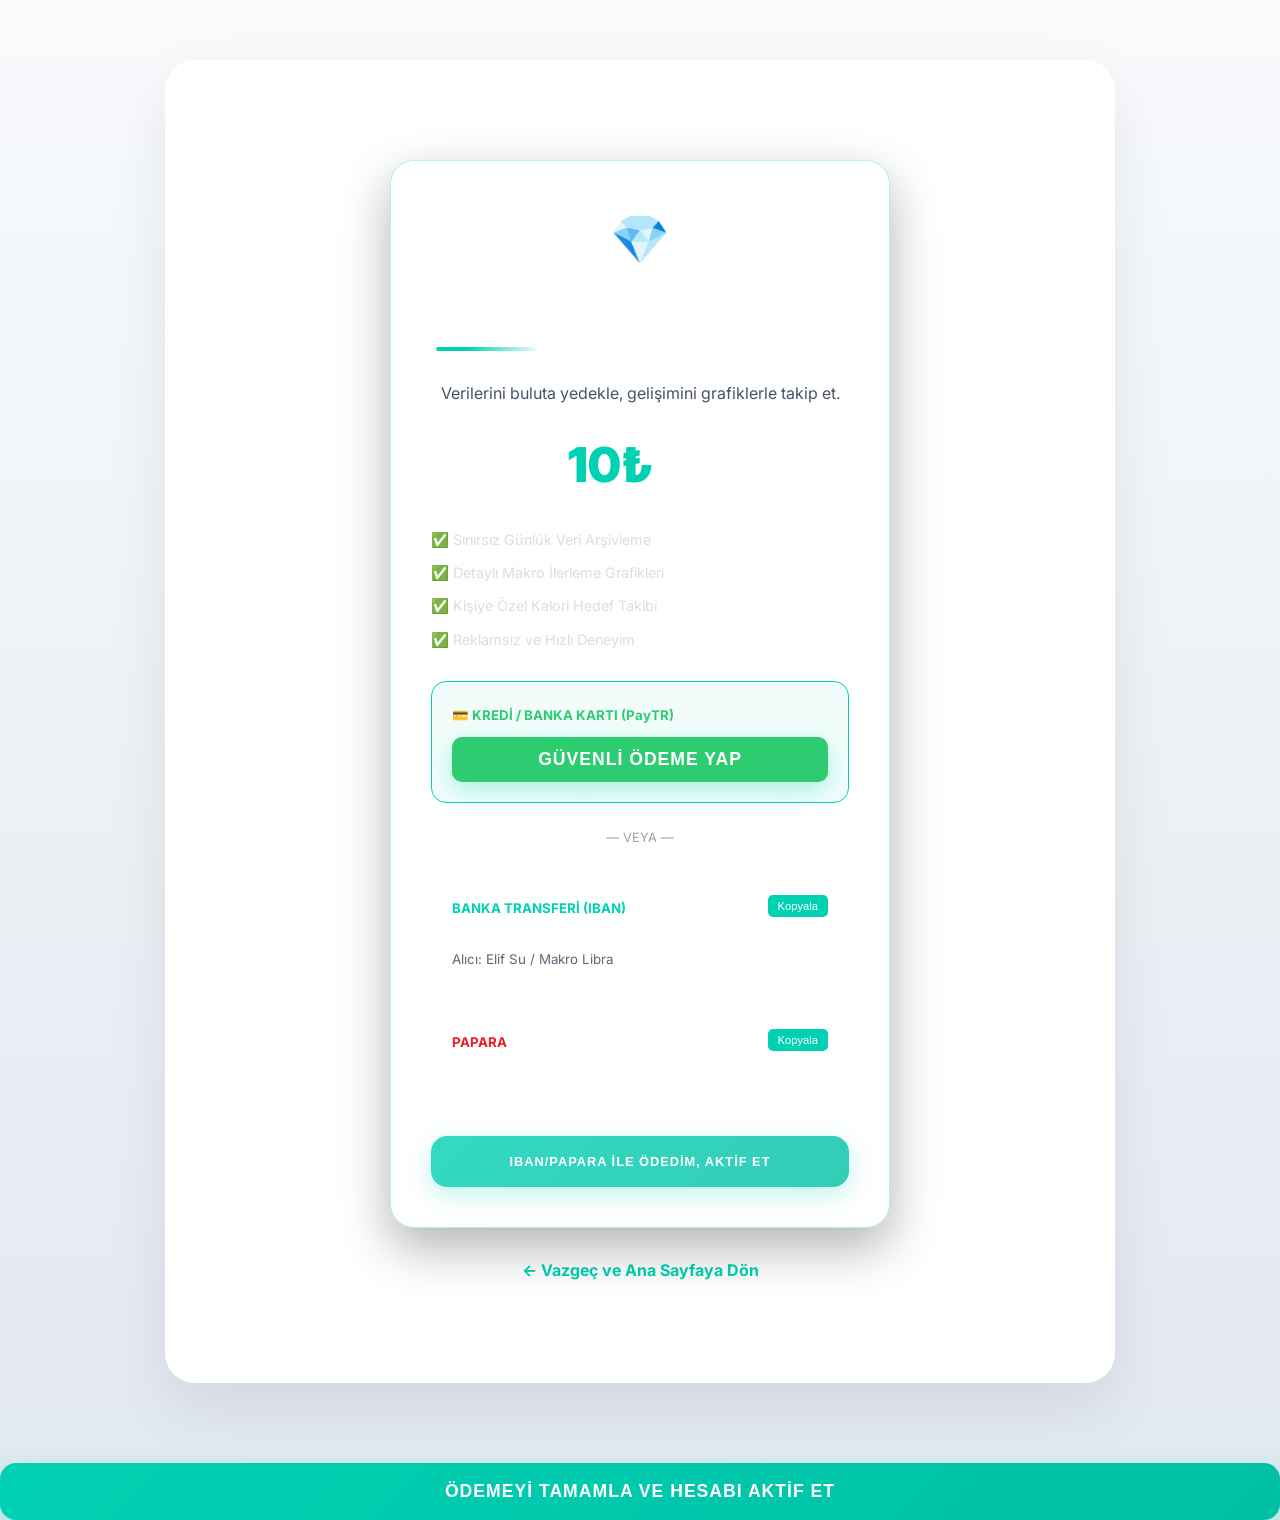
<file: dashboard.html>
<!DOCTYPE html>
<html lang="tr">
<head>
  <meta charset="UTF-8">
  <meta name="viewport" content="width=device-width, initial-scale=1.0">
  <title>Panelim | Makro Libra</title>
  <link rel="stylesheet" href="style.css">
  <style>
    .dashboard-grid {
      display: grid;
      grid-template-columns: repeat(auto-fit, minmax(300px, 1fr));
      gap: 25px;
      margin-top: 30px;
    }
    .stat-card {
      background: var(--card-bg);
      padding: 30px;
      border-radius: 20px;
      box-shadow: 0 10px 30px var(--info-card-shadow);
      border: 1px solid rgba(0, 209, 178, 0.1);
    }
    .progress-circle {
      width: 150px;
      height: 150px;
      border-radius: 50%;
      background: conic-gradient(var(--primary-teal) 75%, #eee 0);
      display: flex;
      align-items: center;
      justify-content: center;
      margin: 0 auto 20px;
    }
    .progress-inner {
      width: 130px;
      height: 130px;
      background: var(--card-bg);
      border-radius: 50%;
      display: flex;
      flex-direction: column;
      align-items: center;
      justify-content: center;
    }
  </style>
</head>
<body>

  <header class="top-nav">
    <a href="index.html" class="logo" style="text-decoration: none;">
      <span style="color: white; font-weight: 900; font-size: 1.5rem;">MAKRO</span>
      <span style="color: var(--primary-teal); font-weight: 300; font-size: 1.2rem; letter-spacing: 3px;">LIBRA</span>
    </a>
    <div style="color: white; font-weight: 600;">Merhaba, <span id="userDisplayName" style="color: var(--primary-teal);">Kullanıcı</span></div>
  </header>

  <main class="main-container" style="max-width: 1100px;">
    <h1 style="text-align: left;">Günlük Özet</h1>
    
    <div class="dashboard-grid">
      <div class="stat-card" style="text-align: center;">
        <div class="progress-circle">
          <div class="progress-inner">
            <span style="font-size: 1.5rem; font-weight: 800; color: var(--primary-teal);">1550</span>
            <small style="opacity: 0.6;">KCAL</small>
          </div>
        </div>
        <p>Günlük Hedef: <strong>2100 kcal</strong></p>
      </div>

      <div class="stat-card">
        <h3 style="margin-bottom: 20px; color: var(--primary-teal);">Makro Dengesi</h3>
        <div style="display: flex; flex-direction: column; gap: 15px;">
            <div>
                <div style="display: flex; justify-content: space-between; font-size: 0.8rem; margin-bottom: 5px;">
                    <span>Protein</span>
                    <span>95g / 120g</span>
                </div>
                <div style="height: 8px; background: #eee; border-radius: 10px; overflow: hidden;">
                    <div style="width: 79%; height: 100%; background: #e05665;"></div>
                </div>
            </div>
            <div>
                <div style="display: flex; justify-content: space-between; font-size: 0.8rem; margin-bottom: 5px;">
                    <span>Karbonhidrat</span>
                    <span>180g / 250g</span>
                </div>
                <div style="height: 8px; background: #eee; border-radius: 10px; overflow: hidden;">
                    <div style="width: 72%; height: 100%; background: #58b19f;"></div>
                </div>
            </div>
        </div>
      </div>
    </div>

    <div class="stat-card" style="margin-top: 30px;">
        <h3 style="color: var(--primary-teal); margin-bottom: 20px;">Son Arşivlenenler</h3>
        <div style="opacity: 0.6; font-style: italic;">Henüz arşivlenmiş veri bulunmuyor.</div>
    </div>
  </main>
<script>
// 1. GÜVENLİK KONTROLÜ (Sayfa açılır açılmaz - Beklemeden çalışır)
const premiumDurumu = localStorage.getItem('isPremium');
const kullaniciAdi = localStorage.getItem('user_name');

if (premiumDurumu !== 'true') {
    alert("Lütfen devam etmek için abonelik işlemini tamamlayın.");
    window.location.href = "odeme.html";
}

// 2. VERİLERİ YÜKLEME
document.addEventListener('DOMContentLoaded', function() {
    // A. Kullanıcı İsmi
    if (document.getElementById('userDisplayName')) {
        document.getElementById('userDisplayName').innerText = kullaniciAdi || "Kullanıcı";
    }

    // B. Verileri Hafızadan Çek
    const alinanKcal = parseInt(localStorage.getItem('bugunAlinanKcal')) || 0;
    const alinanProtein = parseInt(localStorage.getItem('bugunAlinanProtein')) || 0;
    const alinanKarbo = parseInt(localStorage.getItem('bugunAlinanKarbo')) || 0;
    
    const hedefKcal = 2100; 
    const hedefProtein = 120;
    const hedefKarbo = 250;

    // C. Kalori Dairesi Güncelleme
    const kcalMetni = document.querySelector('.progress-inner span');
    if(kcalMetni) kcalMetni.innerText = alinanKcal;

    const kcalDairesi = document.querySelector('.progress-circle');
    if(kcalDairesi) {
        let kcalOran = Math.min((alinanKcal / hedefKcal) * 100, 100); // 100'ü geçmesin
        kcalDairesi.style.background = `conic-gradient(var(--primary-teal) ${kcalOran}%, #eee 0)`;
    }

    // D. Makro Barlarını Güncelleme (Hassas Seçiciler)
    
    // Protein Bölümü
    const proteinRow = document.querySelector('.stat-card:nth-child(2) > div > div:nth-child(1)');
    if(proteinRow) {
        proteinRow.querySelector('span:nth-of-type(2)').innerText = `${alinanProtein}g / ${hedefProtein}g`;
        let pOran = Math.min((alinanProtein / hedefProtein) * 100, 100);
        proteinRow.querySelector('div > div').style.width = `${pOran}%`;
    }

    // Karbonhidrat Bölümü
    const karboRow = document.querySelector('.stat-card:nth-child(2) > div > div:nth-child(2)');
    if(karboRow) {
        karboRow.querySelector('span:nth-of-type(2)').innerText = `${alinanKarbo}g / ${hedefKarbo}g`;
        let kOran = Math.min((alinanKarbo / hedefKarbo) * 100, 100);
        karboRow.querySelector('div > div').style.width = `${kOran}%`;
    }

    console.log("Panel verileri başarıyla senkronize edildi.");
});
</script>
</body>
</html>
</file>
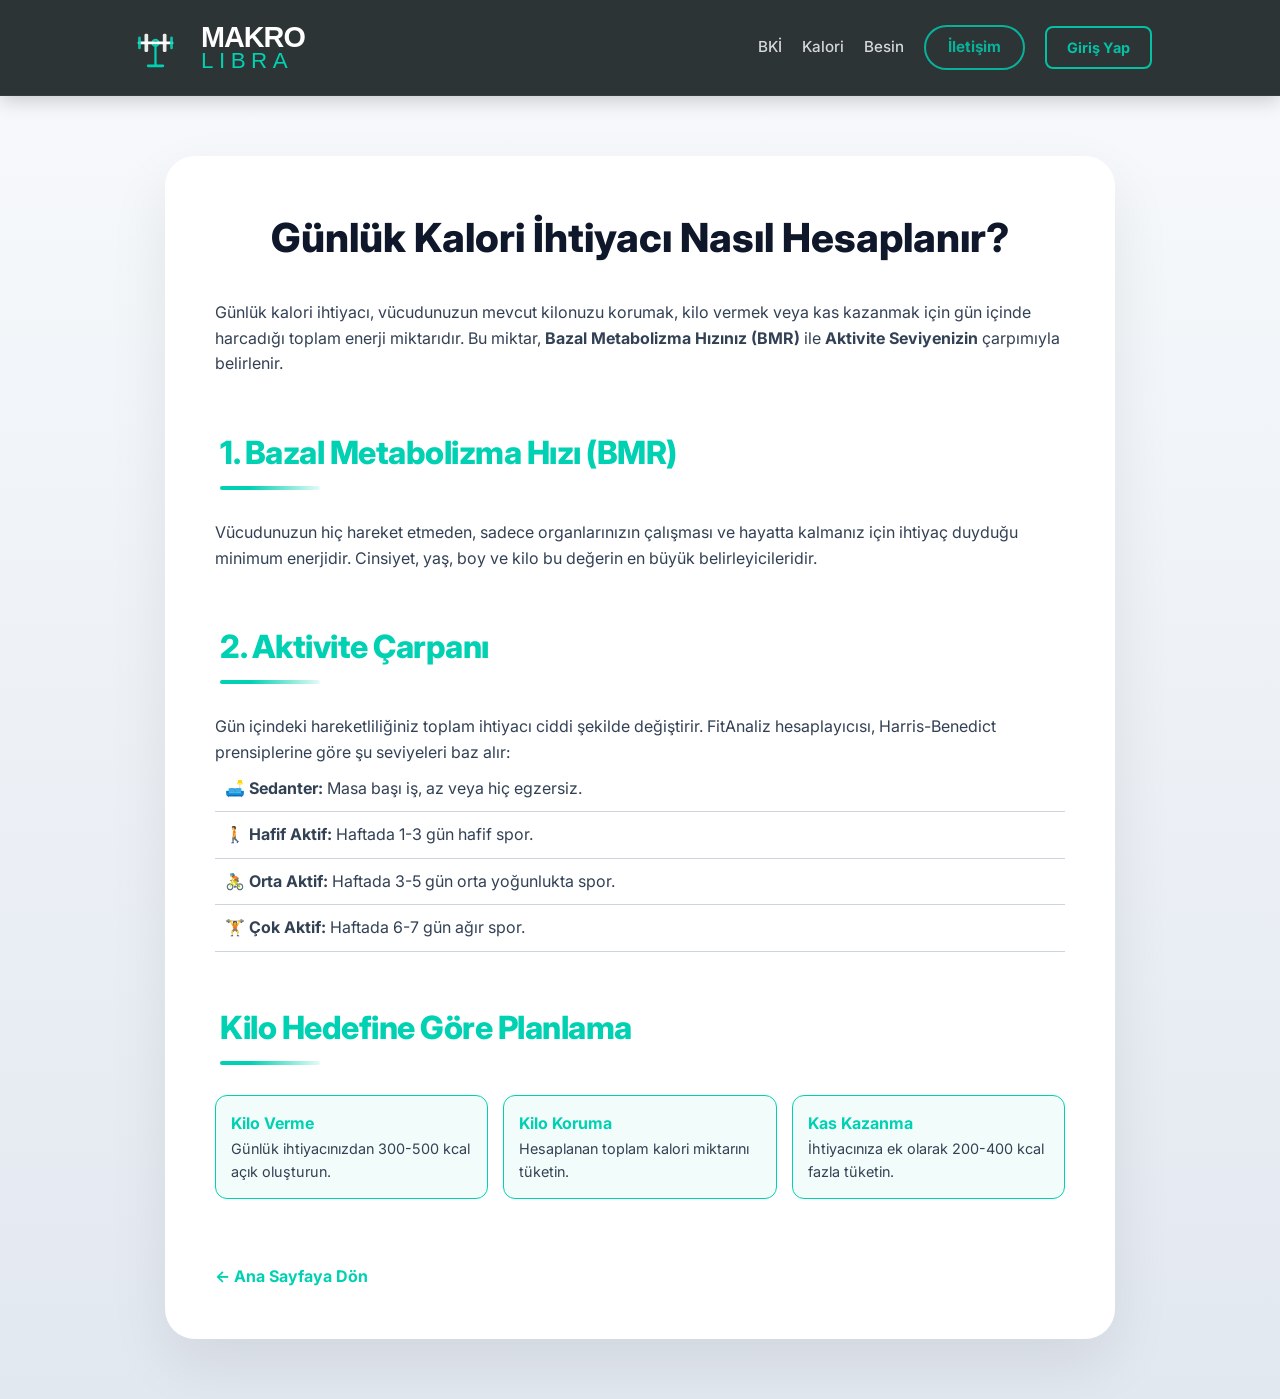
<file: gunluk-kalori-ihtiyaci.html>
<!DOCTYPE html>
<html lang="tr">
<head>
  <meta charset="UTF-8">
  <meta name="viewport" content="width=device-width, initial-scale=1.0">
  <title>Günlük Kalori İhtiyacı | FitAnaliz</title>
  <link href="https://fonts.googleapis.com/css2?family=Inter:wght@400;600;700&display=swap" rel="stylesheet">
  <link rel="stylesheet" href="style.css">
</head>
<body>

  <header class="top-nav" style="background: var(--dark-panel); padding: 20px 10%; display: flex; justify-content: space-between; align-items: center; border-bottom: 1px solid rgba(255,255,255,0.05);">
  <a href="index.html" class="logo" style="display: flex; align-items: center; text-decoration: none; gap: 18px;">
    <svg width="55" height="55" viewBox="0 0 60 60" fill="none" xmlns="http://www.w3.org/2000/svg">
      <path d="M30 25V50" stroke="var(--primary-teal)" stroke-width="2.5" stroke-linecap="round"/>
      <circle cx="30" cy="25" r="3.5" stroke="var(--primary-teal)" stroke-width="2"/>
      <path d="M12 25H48" stroke="white" stroke-width="3" stroke-linecap="round"/>
      <path d="M22 50H38" stroke="var(--primary-teal)" stroke-width="3" stroke-linecap="round"/>
      <g opacity="0.9">
        <rect x="18" y="15" width="4" height="20" rx="1.5" fill="white"/>
        <rect x="11" y="18" width="3" height="14" rx="1.5" fill="var(--primary-teal)"/>
      </g>
      <g opacity="0.9">
        <rect x="38" y="15" width="4" height="20" rx="1.5" fill="white"/>
        <rect x="46" y="18" width="3" height="14" rx="1.5" fill="var(--primary-teal)"/>
      </g>
    </svg>

    <div style="display: flex; flex-direction: column; line-height: 0.85;">
      <span style="color: white; font-weight: 900; font-size: 1.8rem; letter-spacing: -1px; font-family: sans-serif;">MAKRO</span>
      <span style="color: var(--primary-teal); font-weight: 300; font-size: 1.4rem; letter-spacing: 5.5px; margin-top: 2px; font-family: sans-serif;">LIBRA</span>
    </div>
  </a>

  <nav class="nav-links" style="display: flex; align-items: center; gap: 20px;">
    <a href="bki.html" style="color: white; text-decoration: none; font-size: 0.95rem; opacity: 0.8;">BKİ</a>
    <a href="kalori.html" style="color: white; text-decoration: none; font-size: 0.95rem; opacity: 0.8;">Kalori</a>
    <a href="besin.html" style="color: white; text-decoration: none; font-size: 0.95rem; opacity: 0.8;">Besin</a>
    <a href="iletisim.html" style="color: white; text-decoration: none; font-size: 0.95rem; opacity: 0.8;">İletişim</a>
    <a href="giris.html" style="color: var(--primary-teal); text-decoration: none; font-weight: bold; border: 2px solid var(--primary-teal); padding: 8px 20px; border-radius: 8px; font-size: 0.9rem; transition: 0.3s;" onmouseover="this.style.background='var(--primary-teal)'; this.style.color='white';" onmouseout="this.style.background='transparent'; this.style.color='var(--primary-teal)';">Giriş Yap</a>
  </nav>
</header>

  <main class="main-container">
    <h1>Günlük Kalori İhtiyacı Nasıl Hesaplanır?</h1>

    <p>
      Günlük kalori ihtiyacı, vücudunuzun mevcut kilonuzu korumak, kilo vermek veya kas kazanmak için gün içinde harcadığı toplam enerji miktarıdır. Bu miktar, <strong>Bazal Metabolizma Hızınız (BMR)</strong> ile <strong>Aktivite Seviyenizin</strong> çarpımıyla belirlenir.
    </p>

    <h2>1. Bazal Metabolizma Hızı (BMR)</h2>
    <p>
      Vücudunuzun hiç hareket etmeden, sadece organlarınızın çalışması ve hayatta kalmanız için ihtiyaç duyduğu minimum enerjidir. Cinsiyet, yaş, boy ve kilo bu değerin en büyük belirleyicileridir.
    </p>

    

    <h2>2. Aktivite Çarpanı</h2>
    <p>
      Gün içindeki hareketliliğiniz toplam ihtiyacı ciddi şekilde değiştirir. FitAnaliz hesaplayıcısı, Harris-Benedict prensiplerine göre şu seviyeleri baz alır:
    </p>
    <ul style="list-style: none; padding: 0;">
      <li style="padding: 10px; border-bottom: 1px solid var(--input-border);">🛋️ <strong>Sedanter:</strong> Masa başı iş, az veya hiç egzersiz.</li>
      <li style="padding: 10px; border-bottom: 1px solid var(--input-border);">🚶 <strong>Hafif Aktif:</strong> Haftada 1-3 gün hafif spor.</li>
      <li style="padding: 10px; border-bottom: 1px solid var(--input-border);">🚴 <strong>Orta Aktif:</strong> Haftada 3-5 gün orta yoğunlukta spor.</li>
      <li style="padding: 10px; border-bottom: 1px solid var(--input-border);">🏋️ <strong>Çok Aktif:</strong> Haftada 6-7 gün ağır spor.</li>
    </ul>

    <h2>Kilo Hedefine Göre Planlama</h2>
    <div style="display: grid; grid-template-columns: repeat(auto-fit, minmax(200px, 1fr)); gap: 15px; margin: 25px 0;">
      <div style="background: rgba(0, 209, 178, 0.05); padding: 15px; border-radius: 12px; border: 1px solid var(--primary-teal);">
        <h3 style="font-size: 1rem; color: var(--primary-teal);">Kilo Verme</h3>
        <p style="font-size: 0.9rem;">Günlük ihtiyacınızdan 300-500 kcal açık oluşturun.</p>
      </div>
      <div style="background: rgba(0, 209, 178, 0.05); padding: 15px; border-radius: 12px; border: 1px solid var(--primary-teal);">
        <h3 style="font-size: 1rem; color: var(--primary-teal);">Kilo Koruma</h3>
        <p style="font-size: 0.9rem;">Hesaplanan toplam kalori miktarını tüketin.</p>
      </div>
      <div style="background: rgba(0, 209, 178, 0.05); padding: 15px; border-radius: 12px; border: 1px solid var(--primary-teal);">
        <h3 style="font-size: 1rem; color: var(--primary-teal);">Kas Kazanma</h3>
        <p style="font-size: 0.9rem;">İhtiyacınıza ek olarak 200-400 kcal fazla tüketin.</p>
      </div>
    </div>

    

    <a href="index.html" class="back-link">← Ana Sayfaya Dön</a>
  </main>

</body>
</html>
</file>
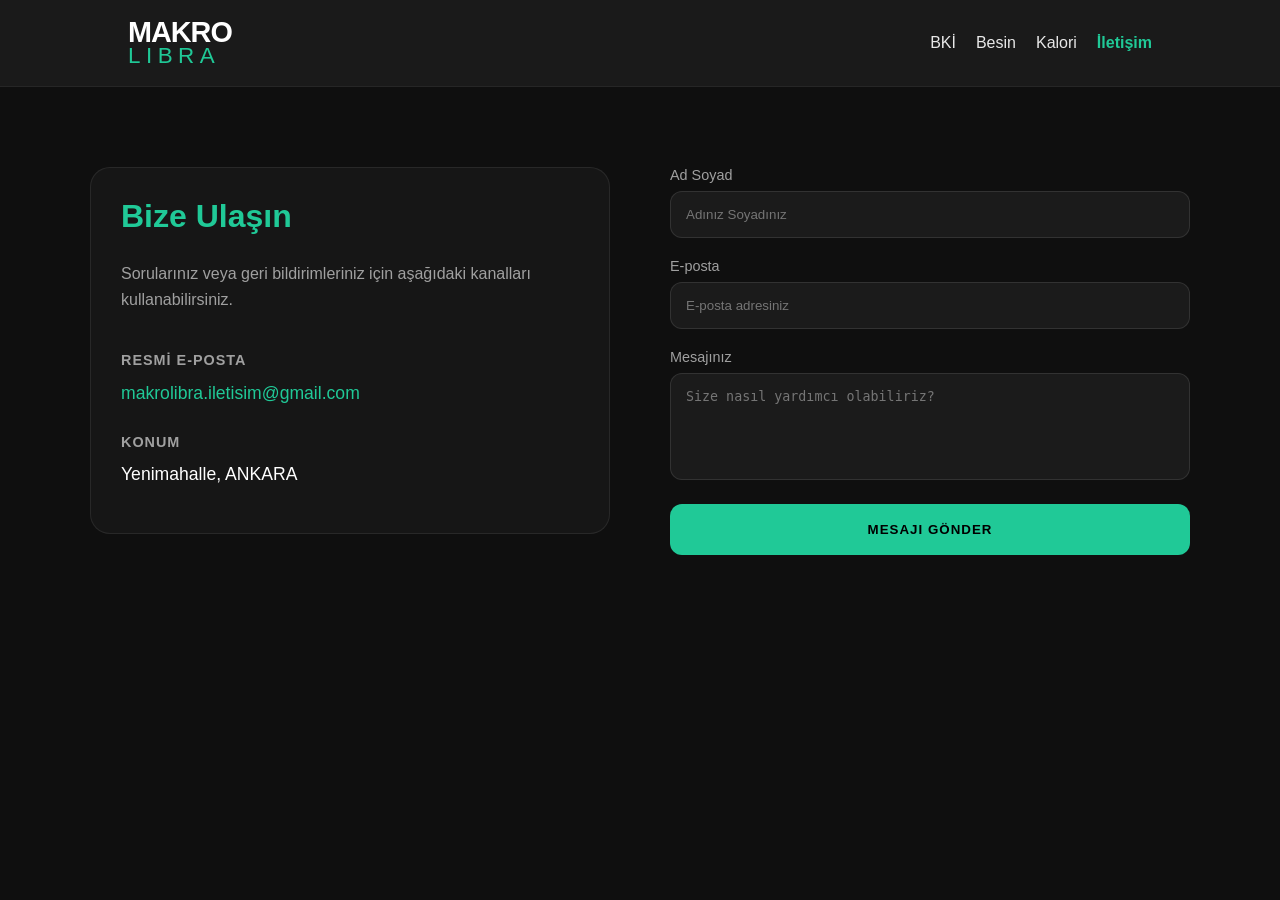
<file: iletisim.html>
<!DOCTYPE html>
<html lang="tr">
<head>
  <meta charset="UTF-8">
  <meta name="viewport" content="width=device-width, initial-scale=1.0">
  <title>İletişim | Makro Libra</title>
  <style>
    :root {
      --primary-teal: #20c997; /* Örnek teal rengi */
      --dark-panel: #1a1a1a;
      --text-gray: #a0a0a0;
      --transition: all 0.3s ease;
    }

    body { font-family: 'Inter', sans-serif; background-color: #0f0f0f; color: white; margin: 0; }

    /* Modern İletişim Kartı Stil */
    .contact-card {
      background: rgba(255, 255, 255, 0.03);
      border: 1px solid rgba(255, 255, 255, 0.08);
      padding: 30px;
      border-radius: 20px;
      transition: var(--transition);
    }

    .contact-card:hover {
      border-color: var(--primary-teal);
      transform: translateY(-5px);
    }

    .email-link {
      color: var(--primary-teal);
      text-decoration: none;
      font-size: 1.1rem;
      font-weight: 500;
      display: inline-flex;
      align-items: center;
      gap: 10px;
      transition: var(--transition);
    }

    .email-link:hover {
      opacity: 0.8;
      text-decoration: underline;
    }

    /* Modern Form Alanları */
    .custom-field {
      width: 100%;
      background: rgba(255, 255, 255, 0.05);
      border: 1px solid rgba(255, 255, 255, 0.1);
      padding: 15px;
      border-radius: 12px;
      color: white;
      outline: none;
      transition: var(--transition);
      box-sizing: border-box;
    }

    .custom-field:focus {
      border-color: var(--primary-teal);
      background: rgba(32, 201, 151, 0.05);
    }

    .btn-main {
      background: var(--primary-teal);
      color: #000;
      border: none;
      border-radius: 12px;
      letter-spacing: 1px;
      transition: var(--transition);
      text-transform: uppercase;
    }

    .btn-main:hover {
      background: #1bb186;
      transform: scale(1.02);
      box-shadow: 0 10px 20px rgba(32, 201, 151, 0.2);
    }

    label { display: block; margin-bottom: 8px; font-size: 0.9rem; color: var(--text-gray); }
  </style>
</head>
<body>

<header class="top-nav" style="background: var(--dark-panel); padding: 20px 10%; display: flex; justify-content: space-between; align-items: center; border-bottom: 1px solid rgba(255,255,255,0.05);">
  <a href="index.html" class="logo" style="text-decoration: none;">
    <div style="display: flex; flex-direction: column; line-height: 0.85;">
      <span style="color: white; font-weight: 900; font-size: 1.8rem; letter-spacing: -1px;">MAKRO</span>
      <span style="color: var(--primary-teal); font-weight: 300; font-size: 1.4rem; letter-spacing: 5.5px; margin-top: 2px;">LIBRA</span>
    </div>
  </a>
  <nav class="nav-links" style="display: flex; gap: 20px;">
    <a href="bki.html" style="color: white; text-decoration: none; opacity: 0.9;">BKİ</a>
    <a href="besin.html" style="color: white; text-decoration: none; opacity: 0.9;">Besin</a>
    <a href="kalori.html" style="color: white; text-decoration: none; opacity: 0.9;">Kalori</a>
    <a href="iletisim.html" style="color: var(--primary-teal); text-decoration: none; font-weight: bold;">İletişim</a>
  </nav>
</header>

<main class="main-container" style="max-width: 1100px; margin: 80px auto; padding: 0 20px;">
  <div style="display: grid; grid-template-columns: repeat(auto-fit, minmax(320px, 1fr)); gap: 60px; align-items: start;">
    
    <div class="contact-card">
      <h2 style="color: var(--primary-teal); margin-top: 0; font-size: 2rem;">Bize Ulaşın</h2>
      <p style="color: var(--text-gray); line-height: 1.6;">Sorularınız veya geri bildirimleriniz için aşağıdaki kanalları kullanabilirsiniz.</p>
      
      <div style="margin-top: 40px;">
        <h3 style="font-size: 0.9rem; text-transform: uppercase; color: var(--text-gray); letter-spacing: 1px;">Resmi E-posta</h3>
        <a href="mailto:makrolibra.iletisim@gmail.com" class="email-link">
          makrolibra.iletisim@gmail.com
        </a>
      </div>
      
      <div style="margin-top: 30px;">
        <h3 style="font-size: 0.9rem; text-transform: uppercase; color: var(--text-gray); letter-spacing: 1px;">Konum</h3>
        <p style="margin-top: 5px; font-size: 1.1rem;">Yenimahalle, ANKARA</p>
      </div>
    </div>

    <form action="https://formspree.io/f/mwvngjgl" method="POST" style="display: flex; flex-direction: column; gap: 20px;">
      <div class="input-group">
        <label>Ad Soyad</label>
        <input type="text" name="name" class="custom-field" placeholder="Adınız Soyadınız" required>
      </div>
      
      <div class="input-group">
        <label>E-posta</label>
        <input type="email" name="email" class="custom-field" placeholder="E-posta adresiniz" required>
      </div>
      
      <div class="input-group">
        <label>Mesajınız</label>
        <textarea name="message" class="custom-field" rows="5" placeholder="Size nasıl yardımcı olabiliriz?" required style="resize: none;"></textarea>
      </div>

      <button type="submit" class="btn-main" style="padding: 18px; font-weight: 800; cursor: pointer;">MESAJI GÖNDER</button>
    </form>
  </div>
</main>

</body>
</html>
</file>
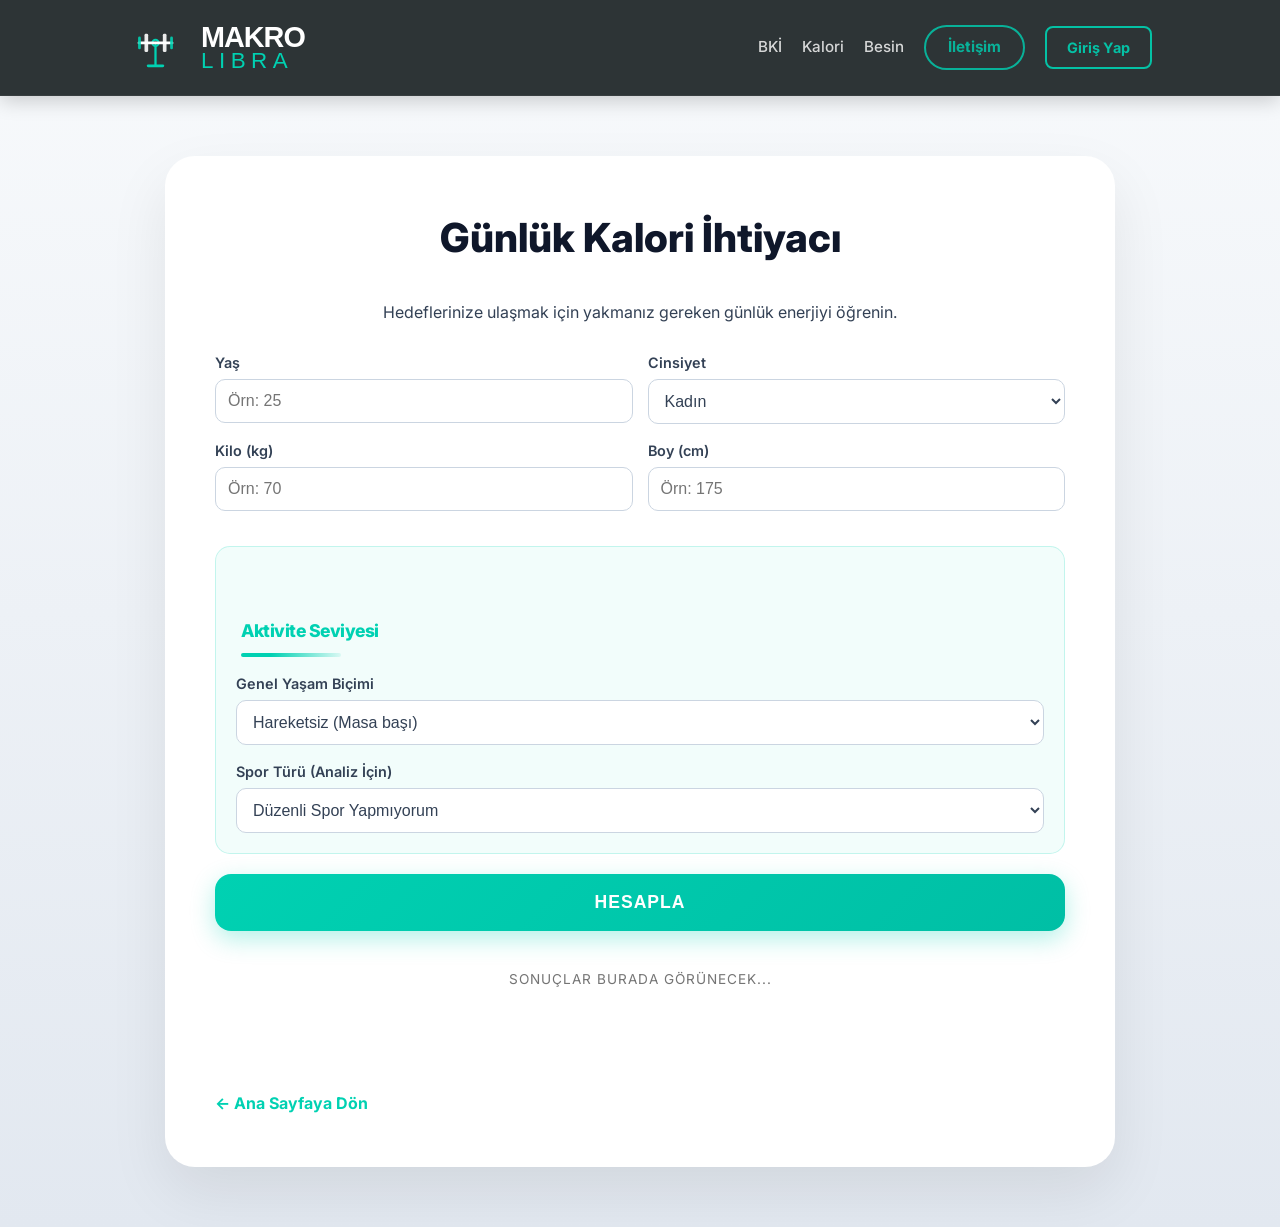
<file: kalori.html>
<!DOCTYPE html>
<html lang="tr">
<head>
  <meta charset="UTF-8">
  <meta name="viewport" content="width=device-width, initial-scale=1.0">
  <title>Kalori Hesaplama | FitAnaliz</title>
  <link href="https://fonts.googleapis.com/css2?family=Inter:wght@400;600;700&display=swap" rel="stylesheet">
  <link rel="stylesheet" href="style.css">
  <style>
    .input-group { margin-bottom: 15px; text-align: left; }
    label { display: block; margin-bottom: 5px; font-weight: 600; font-size: 0.9rem; }
    .custom-field {
      width: 100%;
      padding: 12px;
      border: 1px solid var(--input-border);
      border-radius: 10px;
      background: var(--card-bg);
      color: var(--text-color);
      font-size: 1rem;
    }
    .activity-box {
      margin: 20px 0;
      padding: 20px;
      background: rgba(0, 209, 178, 0.05);
      border-radius: 15px;
      border: 1px solid rgba(0, 209, 178, 0.2);
    }
    .activity-box h2 { 
      font-size: 1.1rem; 
      margin-bottom: 15px; 
      color: var(--primary-teal); 
      border: none; 
    }
    .result-display {
      margin-top: 20px;
      padding: 15px;
      border-radius: 12px;
      background: var(--dark-panel);
      color: white;
      text-align: center;
      min-height: 50px;
    }
  </style>
</head>
<body>

  <header class="top-nav" style="background: var(--dark-panel); padding: 20px 10%; display: flex; justify-content: space-between; align-items: center; border-bottom: 1px solid rgba(255,255,255,0.05);">
  <a href="index.html" class="logo" style="display: flex; align-items: center; text-decoration: none; gap: 18px;">
    <svg width="55" height="55" viewBox="0 0 60 60" fill="none" xmlns="http://www.w3.org/2000/svg">
      <path d="M30 25V50" stroke="var(--primary-teal)" stroke-width="2.5" stroke-linecap="round"/>
      <circle cx="30" cy="25" r="3.5" stroke="var(--primary-teal)" stroke-width="2"/>
      <path d="M12 25H48" stroke="white" stroke-width="3" stroke-linecap="round"/>
      <path d="M22 50H38" stroke="var(--primary-teal)" stroke-width="3" stroke-linecap="round"/>
      <g opacity="0.9">
        <rect x="18" y="15" width="4" height="20" rx="1.5" fill="white"/>
        <rect x="11" y="18" width="3" height="14" rx="1.5" fill="var(--primary-teal)"/>
      </g>
      <g opacity="0.9">
        <rect x="38" y="15" width="4" height="20" rx="1.5" fill="white"/>
        <rect x="46" y="18" width="3" height="14" rx="1.5" fill="var(--primary-teal)"/>
      </g>
    </svg>

    <div style="display: flex; flex-direction: column; line-height: 0.85;">
      <span style="color: white; font-weight: 900; font-size: 1.8rem; letter-spacing: -1px; font-family: sans-serif;">MAKRO</span>
      <span style="color: var(--primary-teal); font-weight: 300; font-size: 1.4rem; letter-spacing: 5.5px; margin-top: 2px; font-family: sans-serif;">LIBRA</span>
    </div>
  </a>

  <nav class="nav-links" style="display: flex; align-items: center; gap: 20px;">
    <a href="bki.html" style="color: white; text-decoration: none; font-size: 0.95rem; opacity: 0.8;">BKİ</a>
    <a href="kalori.html" style="color: white; text-decoration: none; font-size: 0.95rem; opacity: 0.8;">Kalori</a>
    <a href="besin.html" style="color: white; text-decoration: none; font-size: 0.95rem; opacity: 0.8;">Besin</a>
    <a href="iletisim.html" style="color: white; text-decoration: none; font-size: 0.95rem; opacity: 0.8;">İletişim</a>
    <a href="giris.html" style="color: var(--primary-teal); text-decoration: none; font-weight: bold; border: 2px solid var(--primary-teal); padding: 8px 20px; border-radius: 8px; font-size: 0.9rem; transition: 0.3s;" onmouseover="this.style.background='var(--primary-teal)'; this.style.color='white';" onmouseout="this.style.background='transparent'; this.style.color='var(--primary-teal)';">Giriş Yap</a>
  </nav>
</header>

  <main class="main-container">
    <h1>Günlük Kalori İhtiyacı</h1>
    <p style="text-align: center; margin-bottom: 25px;">Hedeflerinize ulaşmak için yakmanız gereken günlük enerjiyi öğrenin.</p>

    <div class="calculator-form">
        <div style="display: grid; grid-template-columns: 1fr 1fr; gap: 15px;">
            <div class="input-group">
                <label for="yas">Yaş</label>
                <input type="number" id="yas" class="custom-field" placeholder="Örn: 25">
            </div>
            <div class="input-group">
                <label for="cinsiyet">Cinsiyet</label>
                <select id="cinsiyet" class="custom-field">
                    <option value="kadin">Kadın</option>
                    <option value="erkek">Erkek</option>
                </select>
            </div>
        </div>

        <div style="display: grid; grid-template-columns: 1fr 1fr; gap: 15px;">
            <div class="input-group">
                <label for="kiloKalori">Kilo (kg)</label>
                <input type="number" id="kiloKalori" class="custom-field" placeholder="Örn: 70">
            </div>
            <div class="input-group">
                <label for="boyKalori">Boy (cm)</label>
                <input type="number" id="boyKalori" class="custom-field" placeholder="Örn: 175">
            </div>
        </div>

        <div class="activity-box">
            <h2>Aktivite Seviyesi</h2>
            <div class="input-group">
                <label for="activityLevel">Genel Yaşam Biçimi</label>
                <select id="activityLevel" class="custom-field">
                    <option value="1.2">Hareketsiz (Masa başı)</option>
                    <option value="1.375">Az Aktif (Haftada 1–2 gün spor)</option>
                    <option value="1.55">Orta Aktif (Haftada 3–4 gün spor)</option>
                    <option value="1.725">Aktif (Haftada 5+ gün spor)</option>
                    <option value="1.9">Çok Aktif (Profesyonel/Yoğun)</option>
                </select>
            </div>
            
            <div class="input-group" style="margin-bottom: 0;">
                <label for="sportType">Spor Türü (Analiz İçin)</label>
                <select id="sportType" class="custom-field">
                    <option value="yok">Düzenli Spor Yapmıyorum</option>
                    <option value="fitness">Fitness / Ağırlık</option>
                    <option value="kardiyo">Kardiyo / Koşu</option>
                    <option value="pilates">Pilates / Yoga</option>
                    <option value="hiit">HIIT / Crossfit</option>
                </select>
            </div>
        </div>



        <button onclick="hesaplaKalori()" class="btn-main" style="width: 100%; border: none; cursor: pointer;">Hesapla</button>

<div id="kaloriSonuc" class="result-display" style="display: flex; align-items: center; justify-content: center; min-height: 100px; margin-top: 20px; background: rgba(0,0,0,0.03); border-radius: 12px;">
    <span style="opacity: 0.9; font-size: 0.85rem; letter-spacing: 1px; color: #666;">
        SONUÇLAR BURADA GÖRÜNECEK...
    </span>
</div>


       

    <a href="index.html" class="back-link">← Ana Sayfaya Dön</a>
</main>

  <script src="script.js"></script>
</body>
</html>
</file>
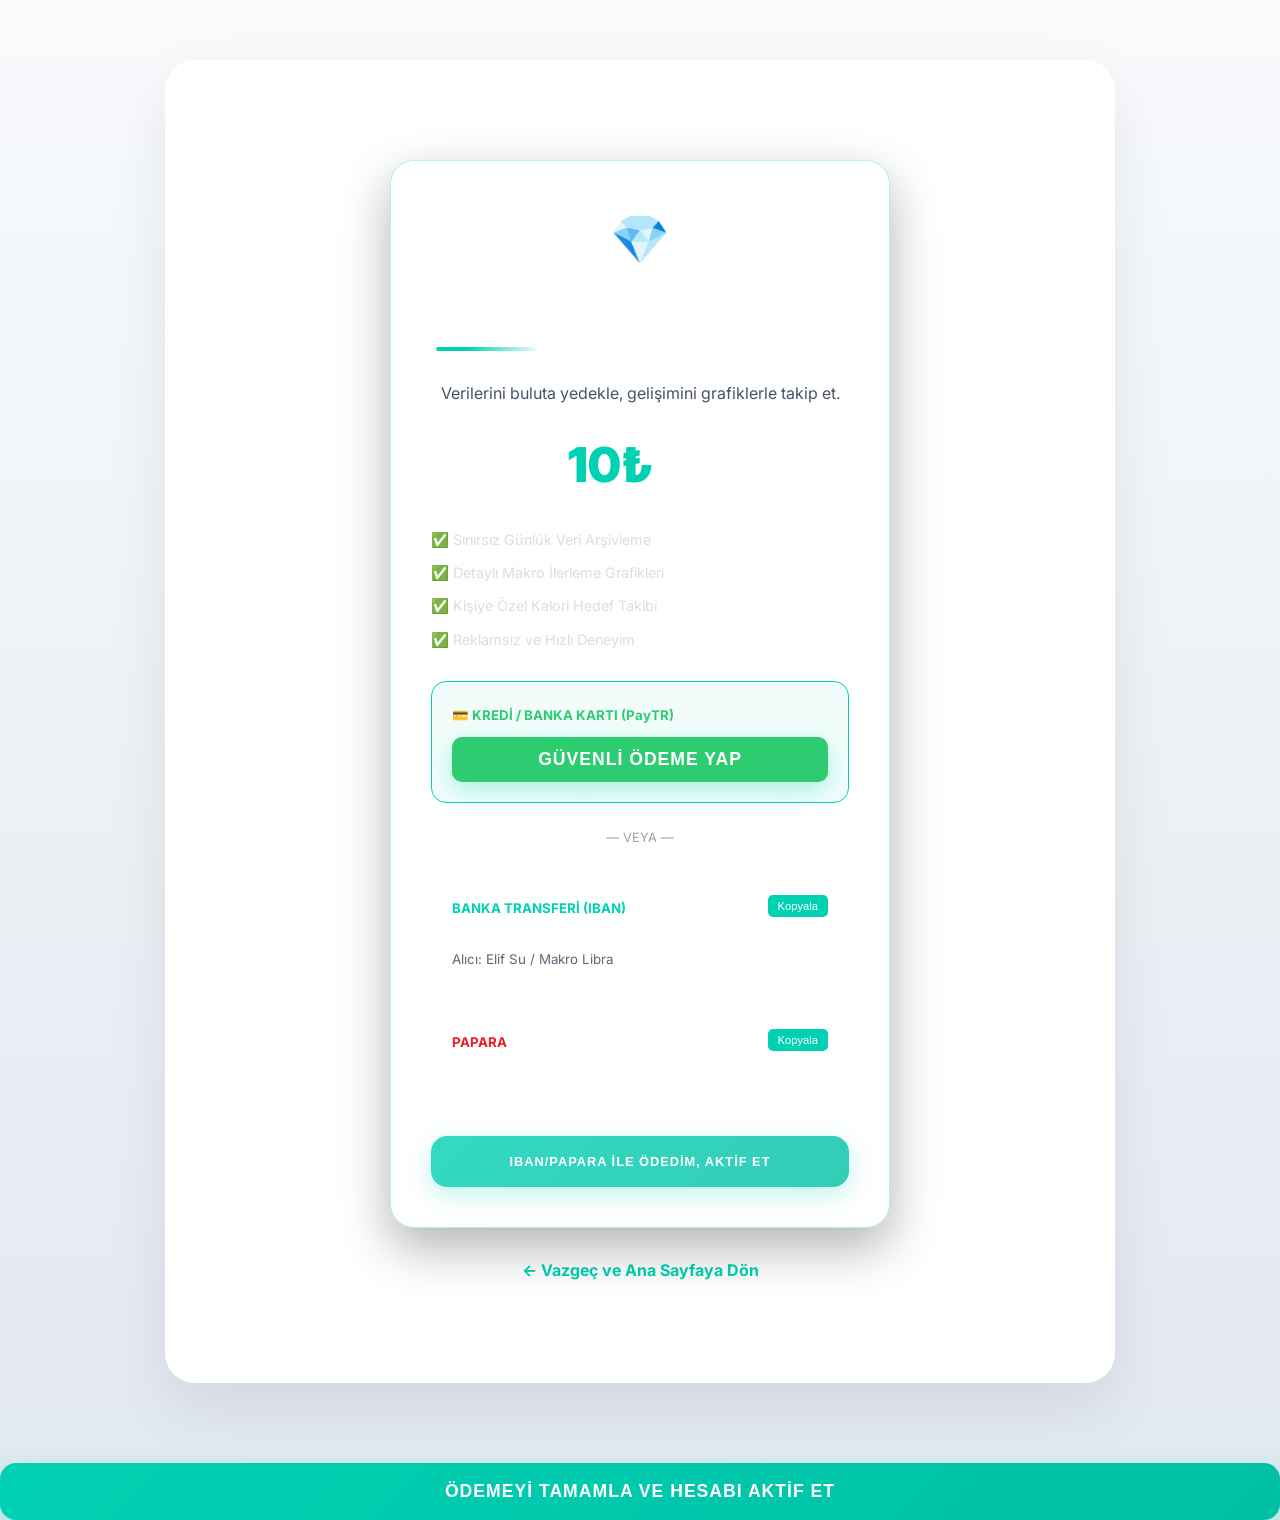
<file: odeme.html>
<!DOCTYPE html>
<html lang="tr">
<head>
    <meta charset="UTF-8">
    <meta name="viewport" content="width=device-width, initial-scale=1.0">
    <title>Premium'a Yükselt | Makro Libra</title>
    <link rel="stylesheet" href="style.css">
    <style>
        .pricing-container {
            max-width: 900px;
            margin: 50px auto;
            display: flex;
            flex-direction: column;
            align-items: center;
        }
        .premium-card {
            background: linear-gradient(145deg, rgba(255,255,255,0.05), rgba(255,255,255,0.01));
            border: 1px solid rgba(0, 209, 178, 0.3);
            border-radius: 24px;
            padding: 40px;
            text-align: center;
            backdrop-filter: blur(10px);
            box-shadow: 0 20px 50px rgba(0,0,0,0.3);
            width: 100%;
            max-width: 500px;
        }
        .price-tag {
            font-size: 3rem;
            font-weight: 900;
            color: var(--primary-teal);
            margin: 20px 0;
        }
        .price-tag span { font-size: 1rem; color: white; opacity: 0.6; }
        
        .payment-methods {
            margin-top: 30px;
            display: flex;
            flex-direction: column;
            gap: 15px;
        }
        .pay-box {
            background: rgba(255,255,255,0.03);
            border: 1px solid rgba(255,255,255,0.1);
            padding: 20px;
            border-radius: 15px;
            text-align: left;
            transition: 0.3s;
        }
        .pay-box:hover { border-color: var(--primary-teal); background: rgba(0, 209, 178, 0.05); }
        .copy-btn {
            float: right;
            background: var(--primary-teal);
            color: white;
            border: none;
            padding: 5px 10px;
            border-radius: 5px;
            cursor: pointer;
            font-size: 0.7rem;
        }
    </style>
</head>
<body>

<main class="main-container">
    <div class="pricing-container">
        <div class="premium-card">
            <span style="font-size: 3rem;">💎</span>
            <h2 style="color: white; margin-top: 10px;">Makro Libra Premium</h2>
            <p style="opacity: 0.9;">Verilerini buluta yedekle, gelişimini grafiklerle takip et.</p>
            
            <div class="price-tag">10₺ <span>/ aylık</span></div>

            <ul style="list-style: none; text-align: left; margin: 25px 0; padding: 0; color: #ddd; font-size: 0.9rem; opacity: 1;">
                <li style="margin-bottom: 10px;">✅ Sınırsız Günlük Veri Arşivleme</li>
                <li style="margin-bottom: 10px;">✅ Detaylı Makro İlerleme Grafikleri</li>
                <li style="margin-bottom: 10px;">✅ Kişiye Özel Kalori Hedef Takibi</li>
                <li>✅ Reklamsız ve Hızlı Deneyim</li>
            </ul>
<div class="payment-methods">
    <div class="pay-box" style="border-color: var(--primary-teal); background: rgba(0, 209, 178, 0.05);">
        <small style="color: #2ecc71; font-weight: bold;">💳 KREDİ / BANKA KARTI (PayTR)</small>
        <div id="paytr_checkout_area" style="margin-top: 10px;">
            <button onclick="paytrSimulasyon()" class="btn-main" style="width: 100%; background: #2ecc71; border: none; padding: 12px; border-radius: 10px; color: white; cursor: pointer; font-weight: bold;">
                GÜVENLİ ÖDEME YAP
            </button>
        </div>
    </div>

    <div style="text-align: center; margin: 10px 0; opacity: 0.5; font-size: 0.8rem;">— VEYA —</div>

    <div class="pay-box">
        <small style="color: var(--primary-teal); font-weight: bold;">BANKA TRANSFERİ (IBAN)</small>
        <button class="copy-btn" onclick="navigator.clipboard.writeText('TR00 0000 0000 0000 0000 0000 00')">Kopyala</button>
        <div style="color: white; margin-top: 5px; font-family: monospace;">TR00 0000 ... 0000</div>
        <small style="opacity: 0.8;">Alıcı: Elif Su / Makro Libra</small>
    </div>

    <div class="pay-box">
        <small style="color: #ed1c24; font-weight: bold;">PAPARA</small>
        <button class="copy-btn" onclick="navigator.clipboard.writeText('1234567890')">Kopyala</button>
        <div style="color: white; margin-top: 5px;">Hesap No: 1234567890</div>
    </div>

    <button onclick="odemeOnayla()" class="btn-main" style="width: 100%; margin-top: 15px; opacity: 0.8; font-size: 0.8rem;">
        IBAN/PAPARA İLE ÖDEDİM, AKTİF ET
    </button>
</div>
        </div>
        <a href="index.html" class="back-link" style="margin-top: 30px;">← Vazgeç ve Ana Sayfaya Dön</a>
    </div>
</main>

<button onclick="odemeOnayla()" class="btn-main" style="width: 100%; margin-top: 20px;">
    ÖDEMEYİ TAMAMLA VE HESABI AKTİF ET
</button>

<script>
function odemeOnayla() {
    // Firebase yerine yerel kilidi açıyoruz
    localStorage.setItem('isPremium', 'true'); 
    alert("💎 Tebrikler! Premium üyeliğiniz aktif edildi. Panele hoş geldiniz.");
    window.location.href = "dashboard.html"; // Kilit açıldığı için artık girebilir
}
</script>
</file>
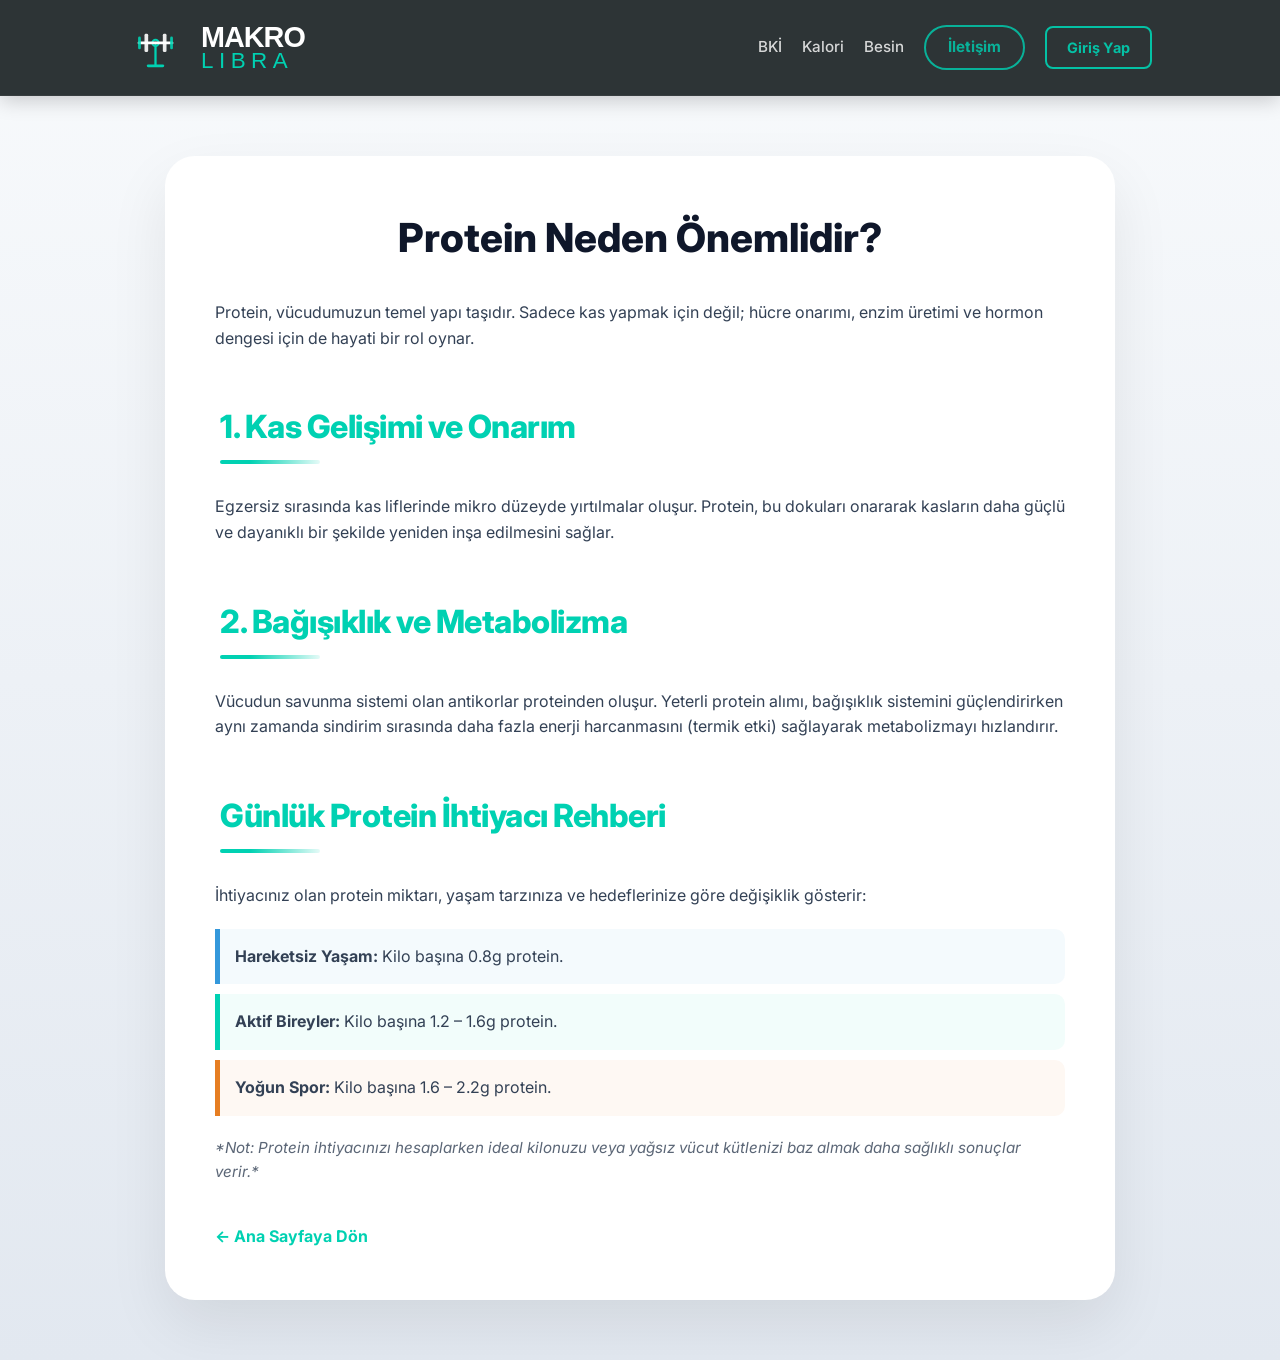
<file: protein-neden-onemlidir.html>
<!DOCTYPE html>
<html lang="tr">
<head> 
  <meta charset="UTF-8">
  <meta name="viewport" content="width=device-width, initial-scale=1.0">
  <title>Protein Neden Önemlidir? | FitAnaliz</title>
  <link href="https://fonts.googleapis.com/css2?family=Inter:wght@400;600;700&display=swap" rel="stylesheet">
  <link rel="stylesheet" href="style.css">
</head>
<body>
<header class="top-nav" style="background: var(--dark-panel); padding: 20px 10%; display: flex; justify-content: space-between; align-items: center; border-bottom: 1px solid rgba(255,255,255,0.05);">
  <a href="index.html" class="logo" style="display: flex; align-items: center; text-decoration: none; gap: 18px;">
    <svg width="55" height="55" viewBox="0 0 60 60" fill="none" xmlns="http://www.w3.org/2000/svg">
      <path d="M30 25V50" stroke="var(--primary-teal)" stroke-width="2.5" stroke-linecap="round"/>
      <circle cx="30" cy="25" r="3.5" stroke="var(--primary-teal)" stroke-width="2"/>
      <path d="M12 25H48" stroke="white" stroke-width="3" stroke-linecap="round"/>
      <path d="M22 50H38" stroke="var(--primary-teal)" stroke-width="3" stroke-linecap="round"/>
      <g opacity="0.9">
        <rect x="18" y="15" width="4" height="20" rx="1.5" fill="white"/>
        <rect x="11" y="18" width="3" height="14" rx="1.5" fill="var(--primary-teal)"/>
      </g>
      <g opacity="0.9">
        <rect x="38" y="15" width="4" height="20" rx="1.5" fill="white"/>
        <rect x="46" y="18" width="3" height="14" rx="1.5" fill="var(--primary-teal)"/>
      </g>
    </svg>

    <div style="display: flex; flex-direction: column; line-height: 0.85;">
      <span style="color: white; font-weight: 900; font-size: 1.8rem; letter-spacing: -1px; font-family: sans-serif;">MAKRO</span>
      <span style="color: var(--primary-teal); font-weight: 300; font-size: 1.4rem; letter-spacing: 5.5px; margin-top: 2px; font-family: sans-serif;">LIBRA</span>
    </div>
  </a>

  <nav class="nav-links" style="display: flex; align-items: center; gap: 20px;">
    <a href="bki.html" style="color: white; text-decoration: none; font-size: 0.95rem; opacity: 0.8;">BKİ</a>
    <a href="kalori.html" style="color: white; text-decoration: none; font-size: 0.95rem; opacity: 0.8;">Kalori</a>
    <a href="besin.html" style="color: white; text-decoration: none; font-size: 0.95rem; opacity: 0.8;">Besin</a>
    <a href="iletisim.html" style="color: white; text-decoration: none; font-size: 0.95rem; opacity: 0.8;">İletişim</a>
    <a href="giris.html" style="color: var(--primary-teal); text-decoration: none; font-weight: bold; border: 2px solid var(--primary-teal); padding: 8px 20px; border-radius: 8px; font-size: 0.9rem; transition: 0.3s;" onmouseover="this.style.background='var(--primary-teal)'; this.style.color='white';" onmouseout="this.style.background='transparent'; this.style.color='var(--primary-teal)';">Giriş Yap</a>
  </nav>
</header>
  
  <main class="main-container">
    <h1>Protein Neden Önemlidir?</h1>

    <p>
      Protein, vücudumuzun temel yapı taşıdır. Sadece kas yapmak için değil; hücre onarımı, enzim üretimi ve hormon dengesi için de hayati bir rol oynar.
    </p>

    

    <h2>1. Kas Gelişimi ve Onarım</h2>
    <p>
      Egzersiz sırasında kas liflerinde mikro düzeyde yırtılmalar oluşur. Protein, bu dokuları onararak kasların daha güçlü ve dayanıklı bir şekilde yeniden inşa edilmesini sağlar.
    </p>

    <h2>2. Bağışıklık ve Metabolizma</h2>
    <p>
      Vücudun savunma sistemi olan antikorlar proteinden oluşur. Yeterli protein alımı, bağışıklık sistemini güçlendirirken aynı zamanda sindirim sırasında daha fazla enerji harcanmasını (termik etki) sağlayarak metabolizmayı hızlandırır.
    </p>

    <h2>Günlük Protein İhtiyacı Rehberi</h2>
    <p>İhtiyacınız olan protein miktarı, yaşam tarzınıza ve hedeflerinize göre değişiklik gösterir:</p>
    
    <div style="margin: 20px 0;">
      <div style="padding: 15px; border-left: 5px solid #3498db; background: rgba(52, 152, 219, 0.05); margin-bottom: 10px; border-radius: 0 10px 10px 0;">
        <strong> Hareketsiz Yaşam:</strong> Kilo başına 0.8g protein.
      </div>
      <div style="padding: 15px; border-left: 5px solid var(--primary-teal); background: rgba(0, 209, 178, 0.05); margin-bottom: 10px; border-radius: 0 10px 10px 0;">
        <strong> Aktif Bireyler:</strong> Kilo başına 1.2 – 1.6g protein.
      </div>
      <div style="padding: 15px; border-left: 5px solid #e67e22; background: rgba(230, 126, 34, 0.05); border-radius: 0 10px 10px 0;">
        <strong> Yoğun Spor:</strong> Kilo başına 1.6 – 2.2g protein.
      </div>
    </div>

    

    <p style="font-style: italic; opacity: 0.8; font-size: 0.95rem; margin-top: 20px;">
      *Not: Protein ihtiyacınızı hesaplarken ideal kilonuzu veya yağsız vücut kütlenizi baz almak daha sağlıklı sonuçlar verir.*
    </p>

    <a href="index.html" class="back-link">← Ana Sayfaya Dön</a>
  </main>

</body>
</html>
</file>
<file: style.css>
/* MAKRO LIBRA - Official Stylesheet 2026
   Modern, Artistic & Performance Focused
*/

@import url('https://fonts.googleapis.com/css2?family=Inter:wght@300;400;500;600;700;800;900&display=swap');

:root {
    /* Renk Paleti */
    --primary-teal: #00d1b2;
    --primary-hover: #00bfa5;
    --dark-panel: #2d3436;
    --bg-gradient: linear-gradient(180deg, #f8fafc 0%, #e2e8f0 100%);
    --card-bg: #ffffff;
    --text-color: #334155;
    --header-dark: #0f172a;
    --input-border: #cbd5e1;
    --info-card-shadow: rgba(0, 0, 0, 0.08);
    
    /* Animasyon ve Geçiş */
    --transition: all 0.4s cubic-bezier(0.175, 0.885, 0.32, 1.275);
}

/* Karanlık Mod Desteği */
@media (prefers-color-scheme: dark) {
    :root {
        --bg-gradient: linear-gradient(180deg, #0f172a 0%, #1e293b 100%);
        --card-bg: #1e293b;
        --text-color: #f1f5f9;
        --header-dark: #4fd1c5;
        --dark-panel: #0a0f14;
        --input-border: #475569;
        --info-card-shadow: rgba(0, 0, 0, 0.3);
    }
}

/* 1. RESET & BASE */
* { margin: 0; padding: 0; box-sizing: border-box; }

body {
    font-family: 'Inter', sans-serif;
    background: var(--bg-gradient);
    color: var(--text-color);
    line-height: 1.6;
    min-height: 100vh;
}

/* 2. NAVIGATION (Sanatsal Logo Uyumlu) */
.top-nav {
    background: var(--dark-panel);
    padding: 15px 10%;
    display: flex;
    justify-content: space-between;
    align-items: center;
    box-shadow: 0 4px 20px rgba(0,0,0,0.2);
    position: sticky;
    top: 0;
    z-index: 1000;
}

.nav-links { display: flex; align-items: center; gap: 25px; }

.nav-links a {
    color: white;
    text-decoration: none;
    font-size: 0.95rem;
    font-weight: 500;
    transition: var(--transition);
    opacity: 0.9;
}

.nav-links a:hover { color: var(--primary-teal); opacity: 1; transform: translateY(-2px); }

/* İletişim Butonu Özel Stili */
.nav-links a[href*="iletisim"] {
    color: var(--primary-teal) !important;
    font-weight: 700;
    border: 2px solid var(--primary-teal);
    padding: 8px 22px;
    border-radius: 50px;
    opacity: 1;
}

.nav-links a[href*="iletisim"]:hover {
    background: var(--primary-teal);
    color: white !important;
}

/* 3. HERO & SECTIONS (Ana Sayfa) */
.hero {
    padding: 120px 10%;
    background: linear-gradient(rgba(0,0,0,0.6), rgba(0,0,0,0.6)), 
                url('https://images.unsplash.com/photo-1517836357463-d25dfeac3438?auto=format&fit=crop&w=1200&q=80');
    background-size: cover;
    background-position: center;
    color: white;
    text-align: left;
    border-bottom: 5px solid var(--primary-teal);
}

.hero h2 { font-size: 3.5rem; font-weight: 900; margin-bottom: 20px; line-height: 1.1; }
.hero p { font-size: 1.2rem; margin-bottom: 35px; max-width: 600px; opacity: 0.9; }

/* 4. MAIN CONTAINER (İç Sayfalar) */
.main-container {
    max-width: 950px;
    margin: 60px auto;
    padding: 50px;
    background: var(--card-bg);
    border-radius: 30px;
    box-shadow: 0 25px 60px var(--info-card-shadow);
}

h1 { color: var(--header-dark); font-size: 2.5rem; font-weight: 800; margin-bottom: 30px; text-align: center; }
h2 {
    color: var(--primary-teal);
    margin-top: 50px;
    margin-bottom: 30px;
    font-weight: 800;
    font-size: 2rem;
    letter-spacing: -0.5px;
    
    /* Yazıyı tam sola yapıştırmaz, kartlarla aynı hizadan başlatır */
    padding-left: 5px; 
    border: none; /* Eski boydan boya çizgiyi kaldırıyoruz */
    
    display: flex;
    flex-direction: column;
    gap: 8px;
}

/* Yazının altına şık, kısa ve iki renkli artistik bir çizgi */
h2::after {
    content: '';
    width: 100px; /* Çizgi boyu kısa kalsın */
    height: 4px;
    /* Teal'den şeffafa doğru giden modern bir geçiş */
    background: linear-gradient(90deg, var(--primary-teal) 0%, var(--primary-teal) 30%, rgba(0, 209, 178, 0.1) 100%);
    border-radius: 10px;
}


/* 5. FORMLAR & HESAPLAMA ARAÇLARI */
.input-group { margin-bottom: 20px; }
label { display: block; margin-bottom: 8px; font-weight: 600; font-size: 0.95rem; }

.custom-field, .custom-input, select {
    width: 100%;
    padding: 15px;
    border: 2px solid var(--input-border);
    border-radius: 14px;
    background: var(--card-bg);
    color: var(--text-color);
    font-size: 1rem;
    outline: none;
    transition: var(--transition);
}

.custom-field:focus, select:focus {
    border-color: var(--primary-teal);
    box-shadow: 0 0 0 5px rgba(0, 209, 178, 0.1);
}

/* Besin Seçim Listesi (Select size="10") */
#besin {
    height: 300px;
    cursor: pointer;
    overflow-y: auto;
}

#besin option {
    padding: 12px;
    border-radius: 8px;
    margin: 2px 0;
}

/* 6. BUTONLAR */
.btn-main {
    width: 100%;
    padding: 18px;
    border: none;
    border-radius: 16px;
    background: linear-gradient(135deg, var(--primary-teal), var(--primary-hover));
    color: white;
    font-weight: 800;
    font-size: 1.1rem;
    text-transform: uppercase;
    letter-spacing: 1px;
    cursor: pointer;
    transition: var(--transition);
    box-shadow: 0 8px 25px rgba(0, 209, 178, 0.3);
    text-decoration: none !important;
    border-bottom: none !important;
}

.btn-main:hover {
    transform: translateY(-4px) scale(1.02);
    box-shadow: 0 12px 35px rgba(0, 209, 178, 0.4);
}

.reset-btn {
    background: #ff4d4d;
    color: white;
    border: none;
    padding: 10px 25px;
    border-radius: 12px;
    font-weight: 600;
    cursor: pointer;
    transition: 0.3s;
}

.reset-btn:hover { background: #ff3333; transform: rotate(-2deg); }

/* 7. KATEGORİ BUTONLARI (Besin Analizi Sayfası) */
.category-buttons {
    display: flex;
    flex-wrap: wrap;
    gap: 10px;
    margin-bottom: 30px;
    justify-content: center;
}

.cat-btn {
    padding: 12px 22px;
    border: 2px solid var(--input-border);
    background: var(--card-bg);
    color: var(--text-color);
    border-radius: 50px;
    font-weight: 600;
    cursor: pointer;
    transition: var(--transition);
}

.cat-btn:hover, .cat-btn.active {
    background: var(--primary-teal);
    color: white;
    border-color: var(--primary-teal);
    transform: translateY(-3px);
}

/* 8. BİLGİ KARTLARI (Ana Sayfa Grid) */
.info-grid {
    display: grid;
    grid-template-columns: repeat(auto-fit, minmax(280px, 1fr));
    gap: 30px;
    padding: 60px 10%;
}

.info-card {
    background: var(--card-bg);
    padding: 40px 30px;
    border-radius: 25px;
    text-decoration: none;
    color: inherit;
    box-shadow: 0 10px 30px var(--info-card-shadow);
    transition: var(--transition);
    border: 1px solid transparent;
}

.info-card:hover {
    transform: translateY(-12px);
    border-color: var(--primary-teal);
    box-shadow: 0 20px 45px rgba(0, 209, 178, 0.15);
}

.info-card h3 { color: var(--primary-teal); margin-bottom: 15px; font-size: 1.5rem; }

/* 9. SONUÇ TABLOLARI VE ALANLARI */
.result-display, .result-box {
    margin-top: 30px;
    padding: 25px;
    border-radius: 20px;
    background: rgba(0, 209, 178, 0.05);
    border: 2px dashed var(--primary-teal);
}
/* BKİ ve Kalori Sonuç Alanı - Ultra Minimalist */
.result-display, .result-box {
    margin-top: 40px;
    padding: 0; /* İç boşluğu sıfırladık */
    background: transparent !important; /* Arka planı tamamen kaldırdık */
    border: none !important; /* Çerçeveyi kaldırdık */
    box-shadow: none !important; /* Gölgeyi kaldırdık */
    text-align: center;
    display: flex;
    flex-direction: column;
    align-items: center;
    justify-content: center;
}

/* Üstteki küçük açıklama yazısı */
.result-box span, .result-display div:first-child {
    font-size: 0.85rem;
    text-transform: uppercase;
    letter-spacing: 2px;
    color: var(--text-color);
    opacity: 0.9;
    margin-bottom: 5px;
}

/* Ana Rakam (BKİ veya Kalori) */
#bkiSonuc strong, #toplamCal {
    font-size: 1.5rem; /* Kocaman ve odak noktası */
    font-weight: 100;
    color: var(--primary-teal);
    line-height: 0.5;
    margin: 3px 0;
    font-family: 'Inter', sans-serif;
}

/* Durum Metni (Normal, Kilolu vb.) */
#bkiSonuc div:last-child {
    font-size: 1.1rem;
    font-weight: 300;
    color: var(--text-color);
    padding: 8px 20px;
    background: rgba(0, 209, 178, 0.1); /* Sadece yazının arkasında hafif bir renk hapsi */
    border-radius: 30px;
    margin-top: 10px;
}
/* 10. RESPONSIVE */
@media (max-width: 768px) {
    .top-nav { flex-direction: column; gap: 20px; padding: 20px 5%; }
    .hero { padding: 80px 5%; text-align: center; }
    .hero h2 { font-size: 2.2rem; }
    .main-container { margin: 20px; padding: 25px; }
    h1 { font-size: 1.8rem; }
    .nav-links { gap: 15px; flex-wrap: wrap; justify-content: center; }
}

/* 11. YARDIMCI SINIFLAR */
.back-link {
    display: inline-block;
    margin-top: 40px;
    color: var(--primary-teal);
    font-weight: 700;
    text-decoration: none;
    transition: 0.3s;
}

.back-link:hover { transform: translateX(-10px); }

/* Hesapla Altı: Premium Dark & Minimalist Görünüm */
/* Liste Alanını ve Tabloyu Her Zaman Görünür Yap */
.result-display, #listeAlani {
    display: block !important;
    opacity: 1 !important;
    visibility: visible !important;
    background: #ffffff !important;
}

/* Tablo Satırları Silik Olmasın */
table tr {
    opacity: 1 !important;
    background: #fdfdfd !important;
    border-bottom: 2px solid #f0f0f0 !important;
}

/* Yazı Renklerini Koyu ve Net Yap (Silikliği Önler) */
table td {
    color: #222 !important; /* Koyu siyah/gri */
    font-weight: 700 !important; /* Kalın font */
    padding: 15px 10px !important;
}

/* Makro Rozetlerini (P, C, Y) Sabit Renkli Yap */
.badge {
    opacity: 1 !important;
    color: white !important;
    padding: 6px 12px !important;
    border-radius: 8px !important;
    display: inline-block !important;
    font-size: 0.9rem !important;
}

/* Rozet Renkleri (Görseldeki gibi belirgin) */
.p-badge { background-color: #e05665 !important; } /* Protein - Kırmızımsı */
.c-badge { background-color: #58b19f !important; } /* Karbonhidrat - Yeşil */
.y-badge { background-color: #f3a683 !important; } /* Yağ - Turuncu */

/* Özet Alanı (Koyu Panel) */
.summary-box {
    background: #2d3436 !important;
    padding: 25px !important;
    border-radius: 15px !important;
    margin-top: 20px !important;
}

.total-cal-text {
    color: #00d1b2 !important;
    font-size: 2.2rem !important;
    font-weight: 900 !important;
}
@keyframes softFade {
    from { opacity: 0; transform: translateY(10px); }
    to { opacity: 1; transform: translateY(0); }
}

/* Giriş alanlarını daha yumuşak yapalım */
.custom-input {
    border: 2px solid #f0f0f0 !important;
    border-radius: 18px !important;
    background: #fafafa !important;
    transition: all 0.3s ease;
}

.custom-input:focus {
    background: #fff !important;
    border-color: var(--primary-teal) !important;
    box-shadow: 0 8px 20px rgba(0, 209, 178, 0.08) !important;
}
/* Besin Listesi Konteyneri */
.custom-besin-selector {
    height: 250px;
    overflow-y: auto;
    border: 1px solid #eee;
    border-radius: 12px;
    background: #fff;
    padding: 5px;
}

/* Her Bir Besin Satırı */
.besin-item {
    padding: 12px 15px;
    margin: 4px;
    border-radius: 8px;
    cursor: pointer;
    font-weight: 600;
    color: #444;
    transition: all 0.2s ease;
    border: 1px solid transparent;
}

/* Fareyle üzerine gelince (Mavi şerit yerine modern teal) */
.besin-item:hover {
    background: rgba(0, 209, 178, 0.05);
    color: var(--primary-teal);
}

/* Seçildiğinde */
.besin-item.selected {
    background: var(--primary-teal) !important;
    color: white !important;
    box-shadow: 0 4px 12px rgba(0, 209, 178, 0.2);
}

/* Scrollbar'ı güzelleştir */
.custom-besin-selector::-webkit-scrollbar { width: 6px; }
.custom-besin-selector::-webkit-scrollbar-thumb { background: #eee; border-radius: 10px; }

/* Modern Modal Tasarımı */
#customAlert {
    display: none;
    position: fixed;
    top: 0;
    left: 0;
    width: 100%;
    height: 100%;
    background: rgba(15, 23, 42, 0.9); /* Koyu lacivert transparan */
    backdrop-filter: blur(12px); /* Arka planı bulanıklaştırır */
    z-index: 10000;
    align-items: center;
    justify-content: center;
    animation: fadeIn 0.3s ease;
}

.modal-content {
    background: var(--card-bg);
    padding: 40px;
    border-radius: 30px;
    text-align: center;
    max-width: 400px;
    width: 90%;
    border: 1px solid rgba(0, 209, 178, 0.2);
    box-shadow: 0 25px 50px rgba(0, 0, 0, 0.4);
    transform: translateY(0);
    animation: slideUp 0.4s cubic-bezier(0.175, 0.885, 0.32, 1.275);
}

.modal-icon {
    font-size: 3rem;
    margin-bottom: 20px;
    display: inline-block;
    background: rgba(0, 209, 178, 0.1);
    width: 80px;
    height: 80px;
    line-height: 80px;
    border-radius: 50%;
}

.modal-text {
    color: var(--text-color);
    font-weight: 600;
    font-size: 1.1rem;
    line-height: 1.5;
    margin-bottom: 30px;
}

@keyframes fadeIn { from { opacity: 0; } to { opacity: 1; } }
@keyframes slideUp { from { transform: translateY(30px); opacity: 0; } to { transform: translateY(0); opacity: 1; } }
</file>
